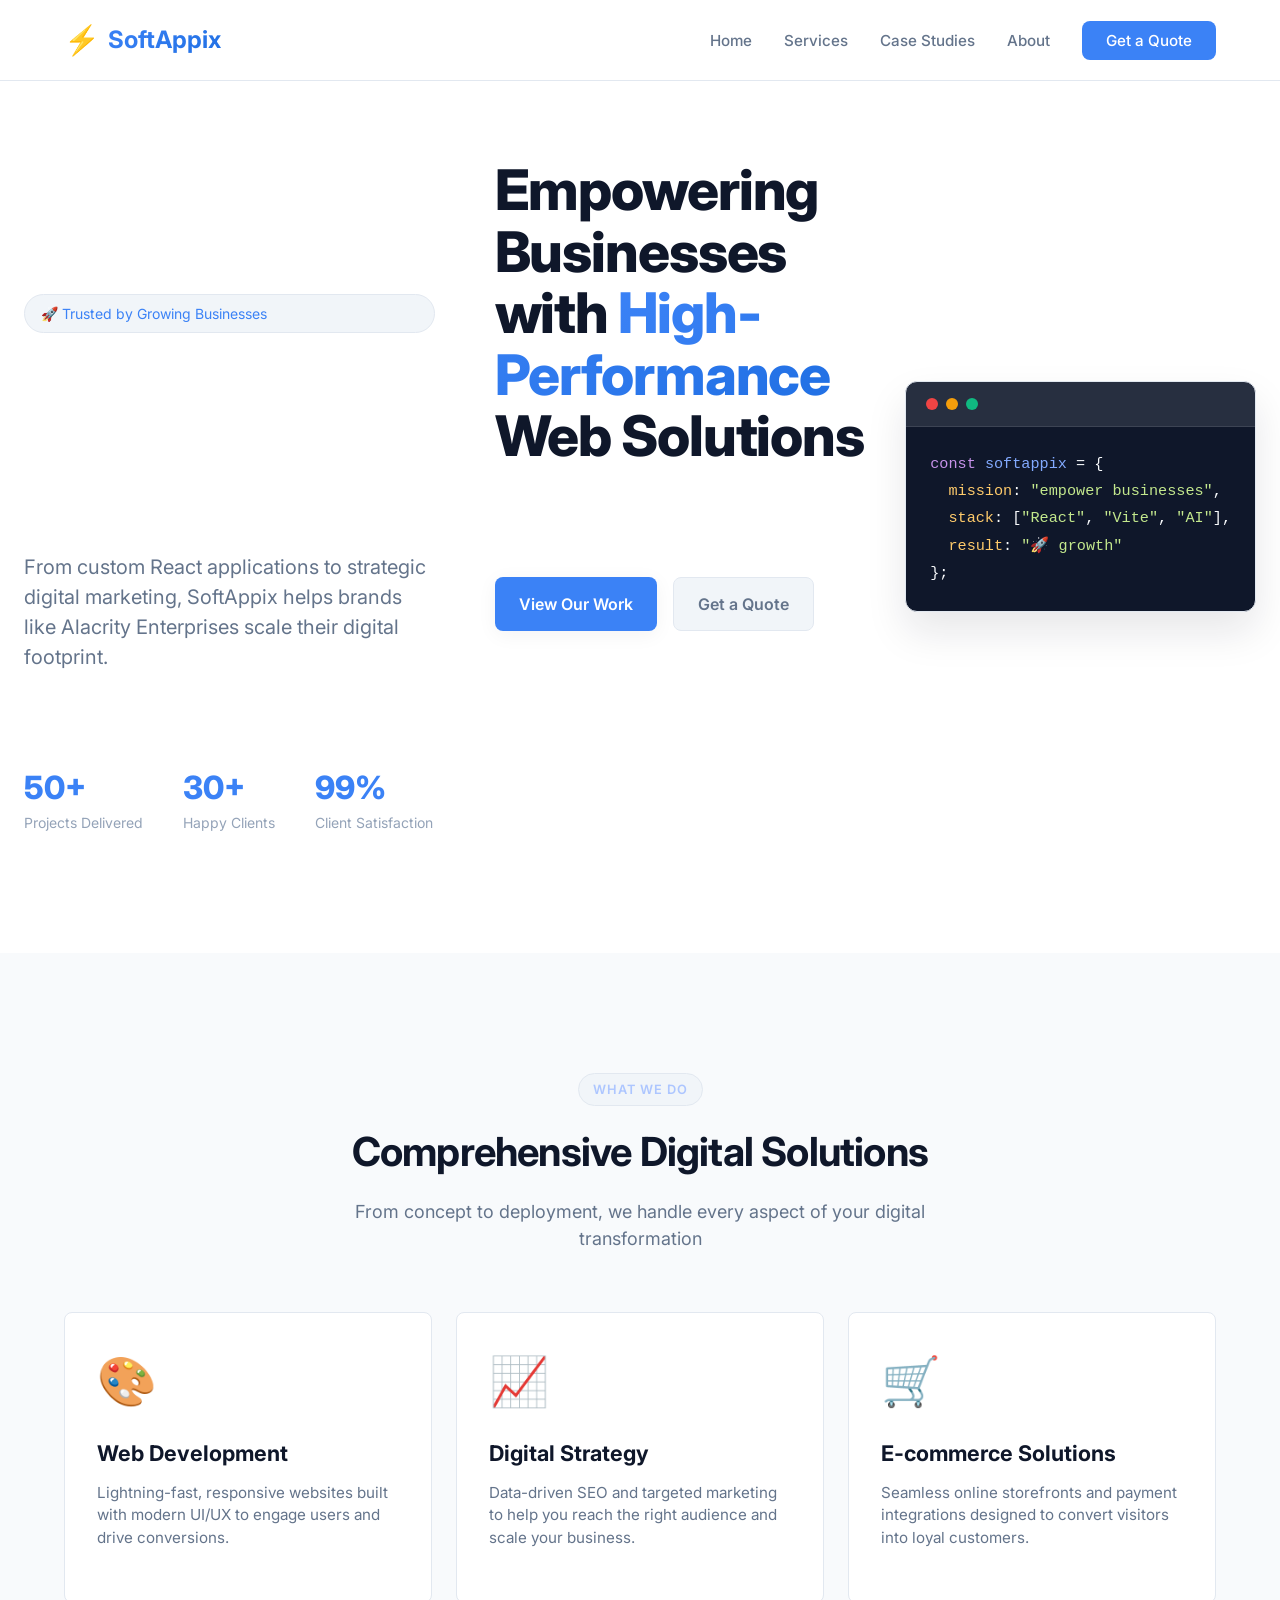
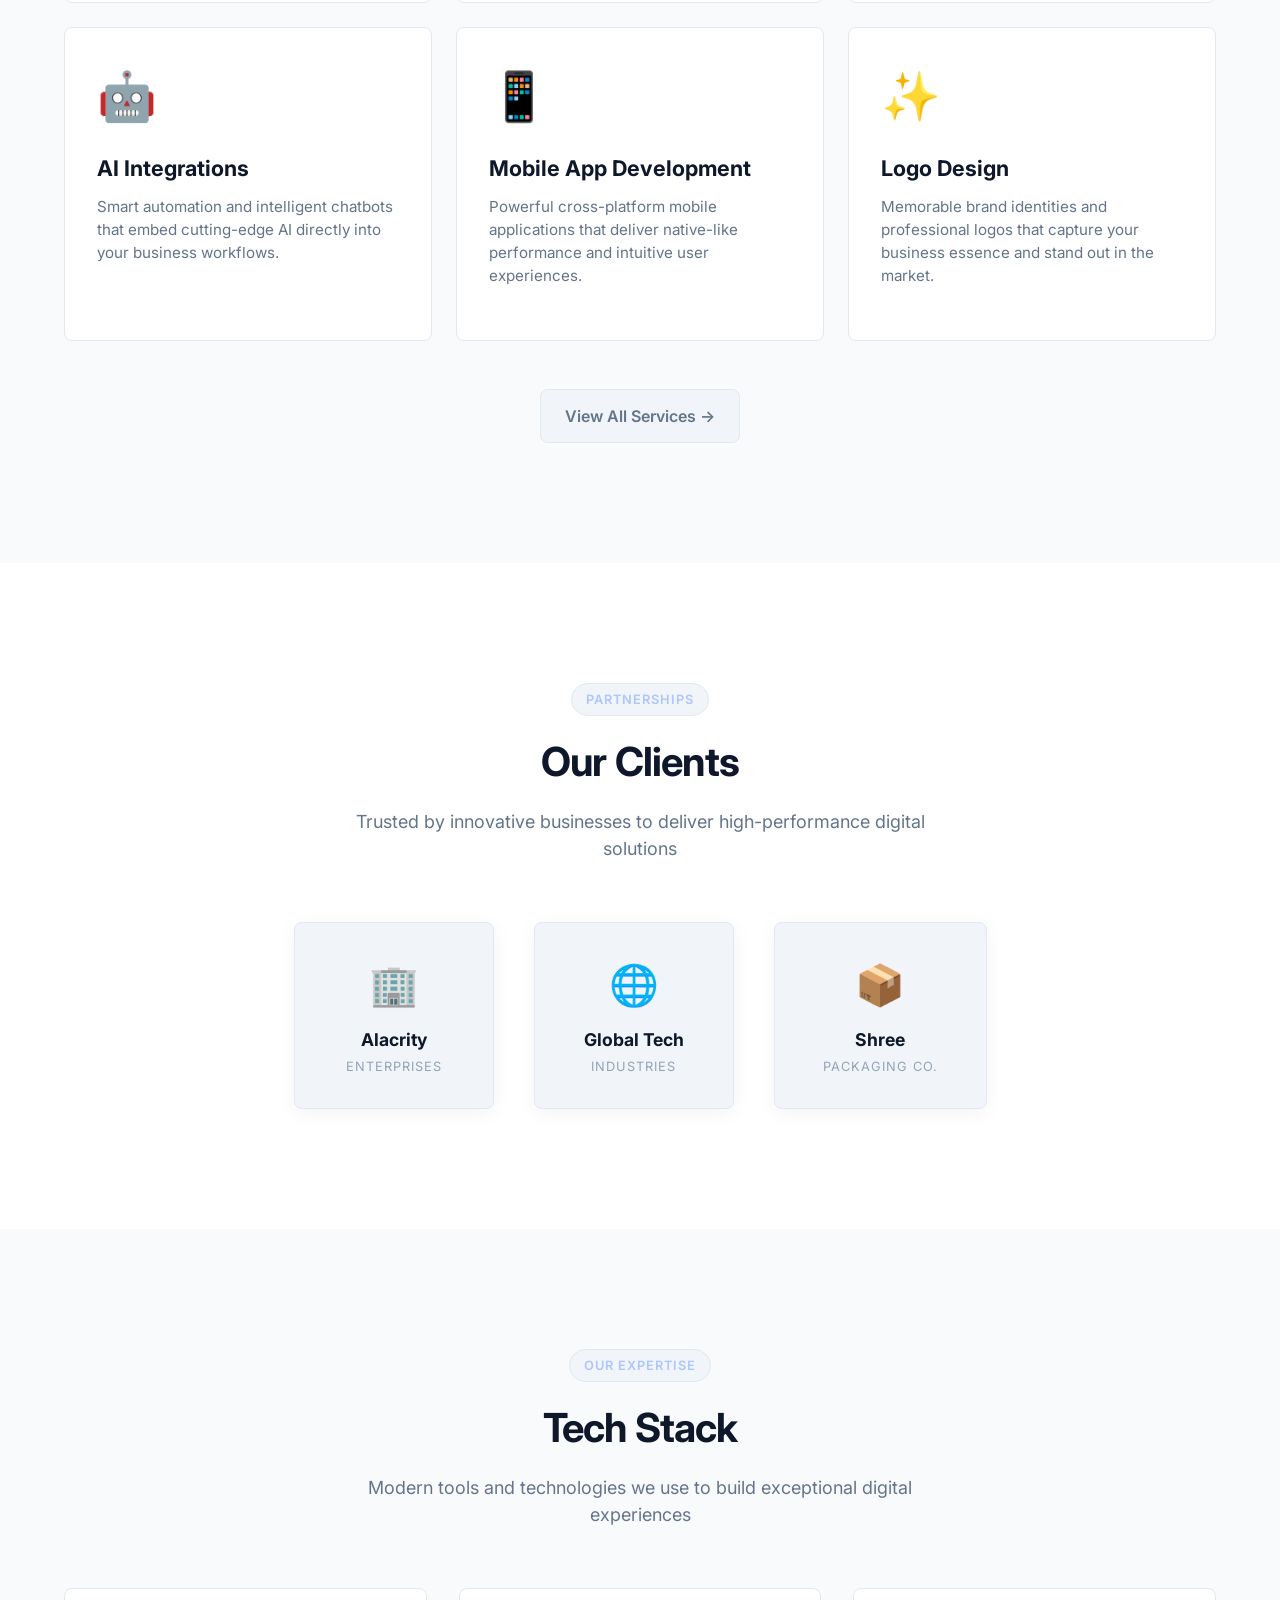
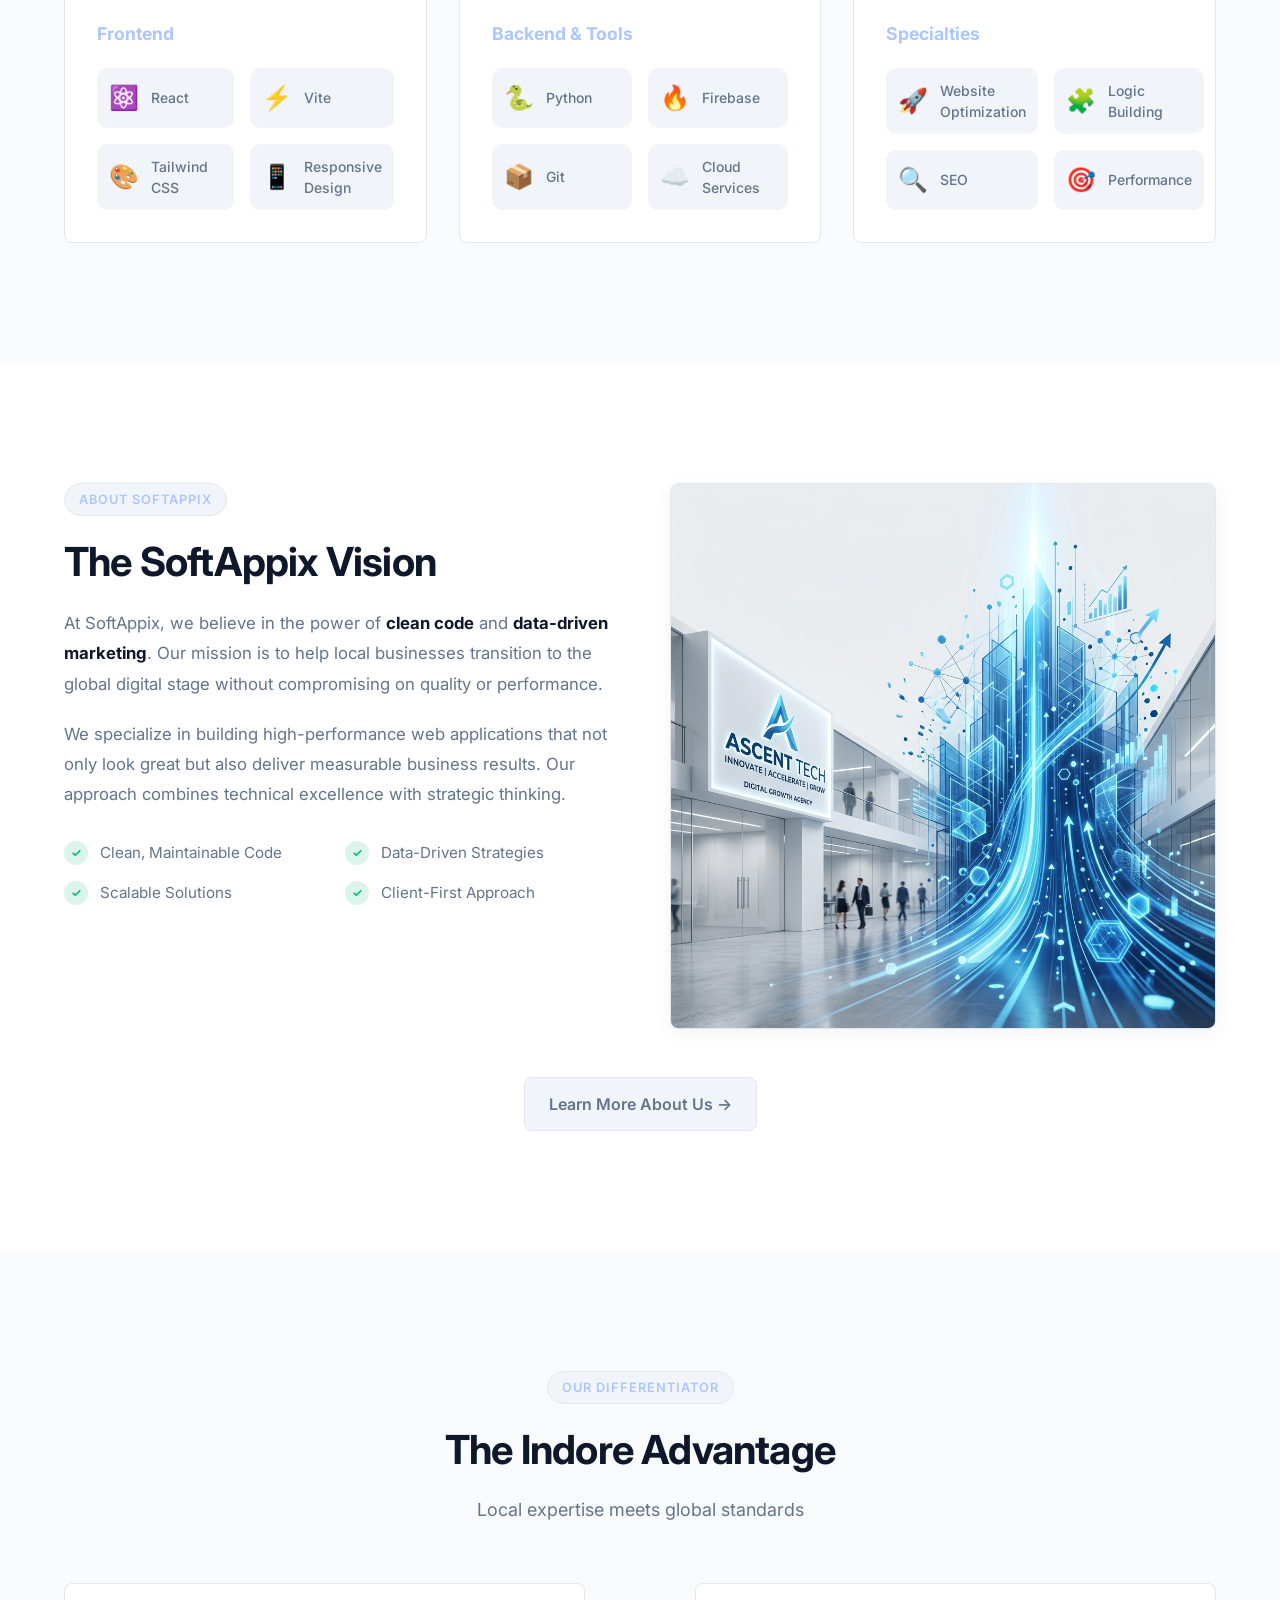
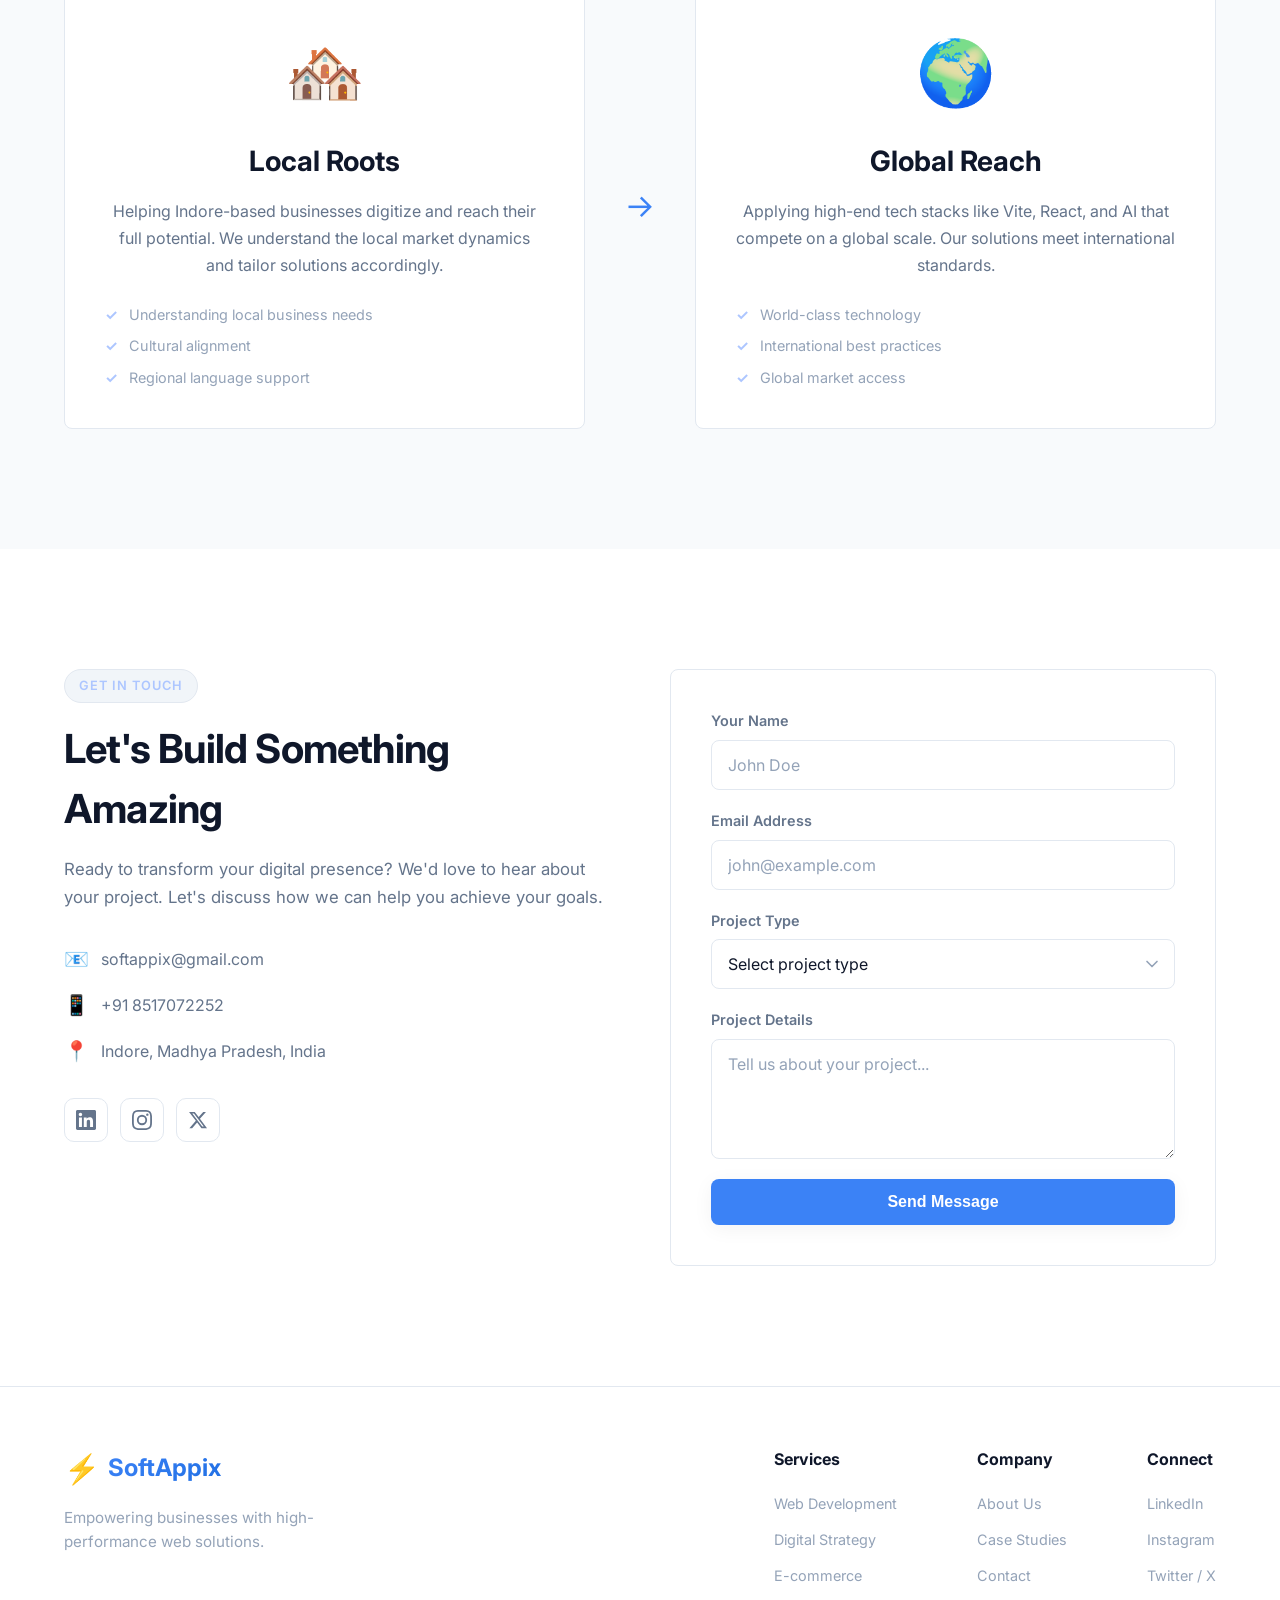
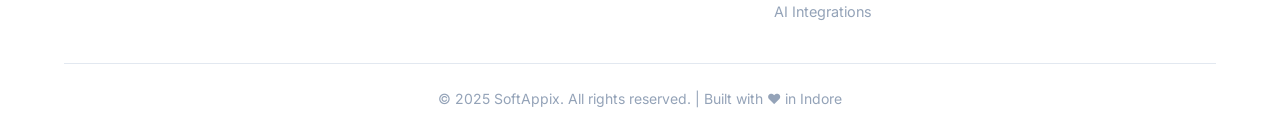
<file: index.html>
<!DOCTYPE html>
<html lang="en">
<head>
    <meta charset="UTF-8">
    <meta name="viewport" content="width=device-width, initial-scale=1.0">
    <title>SoftAppix | High-Performance Web Solutions</title>
    <link rel="preconnect" href="https://fonts.googleapis.com">
    <link rel="preconnect" href="https://fonts.gstatic.com" crossorigin>
    <link href="https://fonts.googleapis.com/css2?family=Inter:wght@300;400;500;600;700;800&display=swap" rel="stylesheet">
    <link rel="stylesheet" href="styles.css">
    <link rel="icon" type="image/svg+xml" href="data:image/svg+xml,<svg xmlns='http://www.w3.org/2000/svg' viewBox='0 0 100 100'><text y='.9em' font-size='90'>🚀</text></svg>">
</head>
<body>
    <!-- Navigation -->
    <nav class="navbar" id="navbar">
        <div class="nav-container">
            <a href="#" class="logo">
                <span class="logo-icon">⚡</span>
                <span class="logo-text">SoftAppix</span>
            </a>
            <button class="mobile-menu-btn" id="mobileMenuBtn" aria-label="Toggle menu">
                <span></span>
                <span></span>
                <span></span>
            </button>
            <ul class="nav-links" id="navLinks">
                <li><a href="index.html">Home</a></li>
                <li><a href="services.html">Services</a></li>
                <li><a href="case-studies.html">Case Studies</a></li>
                <li><a href="about.html">About</a></li>
                <li><a href="#contact" class="nav-cta">Get a Quote</a></li>
            </ul>
        </div>
    </nav>

    <!-- Hero Section -->
    <section class="hero" id="hero">
        <div class="hero-bg"></div>
        <div class="hero-content">
            <div class="hero-badge">🚀 Trusted by Growing Businesses</div>
            <h1 class="hero-headline">
                Empowering Businesses with 
                <span class="highlight">High-Performance</span> 
                Web Solutions
            </h1>
            <p class="hero-subheadline">
                From custom React applications to strategic digital marketing, SoftAppix helps brands like Alacrity Enterprises scale their digital footprint.
            </p>
            <div class="hero-ctas">
                <a href="#case-studies" class="btn btn-primary">View Our Work</a>
                <a href="#contact" class="btn btn-secondary">Get a Quote</a>
            </div>
            <div class="hero-stats">
                <div class="stat">
                    <span class="stat-number">50+</span>
                    <span class="stat-label">Projects Delivered</span>
                </div>
                <div class="stat">
                    <span class="stat-number">30+</span>
                    <span class="stat-label">Happy Clients</span>
                </div>
                <div class="stat">
                    <span class="stat-number">99%</span>
                    <span class="stat-label">Client Satisfaction</span>
                </div>
            </div>
        </div>
        <div class="hero-visual">
            <div class="code-window">
                <div class="window-header">
                    <span class="dot red"></span>
                    <span class="dot yellow"></span>
                    <span class="dot green"></span>
                </div>
                <pre class="code-content"><code><span class="code-keyword">const</span> <span class="code-variable">softappix</span> = {
  <span class="code-property">mission</span>: <span class="code-string">"empower businesses"</span>,
  <span class="code-property">stack</span>: [<span class="code-string">"React"</span>, <span class="code-string">"Vite"</span>, <span class="code-string">"AI"</span>],
  <span class="code-property">result</span>: <span class="code-string">"🚀 growth"</span>
};</code></pre>
            </div>
        </div>
    </section>

    <!-- Services Section -->
    <section class="services" id="services">
        <div class="container">
            <div class="section-header">
                <span class="section-tag">What We Do</span>
                <h2 class="section-title">Comprehensive Digital Solutions</h2>
                <p class="section-subtitle">From concept to deployment, we handle every aspect of your digital transformation</p>
            </div>
            <div class="services-grid">
                <div class="service-card">
                    <div class="service-icon">🎨</div>
                    <h3 class="service-title">Web Development</h3>
                    <p class="service-description">Lightning-fast, responsive websites built with modern UI/UX to engage users and drive conversions.</p>
                </div>
                <div class="service-card">
                    <div class="service-icon">📈</div>
                    <h3 class="service-title">Digital Strategy</h3>
                    <p class="service-description">Data-driven SEO and targeted marketing to help you reach the right audience and scale your business.</p>
                </div>
                <div class="service-card">
                    <div class="service-icon">🛒</div>
                    <h3 class="service-title">E-commerce Solutions</h3>
                    <p class="service-description">Seamless online storefronts and payment integrations designed to convert visitors into loyal customers.</p>
                </div>
                <div class="service-card">
                    <div class="service-icon">🤖</div>
                    <h3 class="service-title">AI Integrations</h3>
                    <p class="service-description">Smart automation and intelligent chatbots that embed cutting-edge AI directly into your business workflows.</p>
                </div>
                <div class="service-card">
                    <div class="service-icon">📱</div>
                    <h3 class="service-title">Mobile App Development</h3>
                    <p class="service-description">Powerful cross-platform mobile applications that deliver native-like performance and intuitive user experiences.</p>
                </div>
                <div class="service-card">
                    <div class="service-icon">✨</div>
                    <h3 class="service-title">Logo Design</h3>
                    <p class="service-description">Memorable brand identities and professional logos that capture your business essence and stand out in the market.</p>
                </div>
            </div>
            <div style="text-align:center; margin-top:48px;">
                <a href="services.html" class="btn btn-secondary">View All Services →</a>
            </div>
        </div>
    </section>

    <!-- Our Clients Section -->
    <section class="our-clients" id="our-clients">
        <div class="container">
            <div class="section-header">
                <span class="section-tag">Partnerships</span>
                <h2 class="section-title">Our Clients</h2>
                <p class="section-subtitle">Trusted by innovative businesses to deliver high-performance digital solutions</p>
            </div>
            <div class="clients-grid">
                <!-- Client 1 -->
                <div class="client-logo">
                    <span class="client-icon">🏢</span>
                    <span class="client-name">Alacrity</span>
                    <span class="client-suffix">Enterprises</span>
                </div>
                <!-- Client 2 -->
                <div class="client-logo">
                    <span class="client-icon">🌐</span>
                    <span class="client-name">Global Tech</span>
                    <span class="client-suffix">Industries</span>
                </div>
                <!-- Client 3 -->
                <div class="client-logo">
                    <span class="client-icon">📦</span>
                    <span class="client-name">Shree</span>
                    <span class="client-suffix">Packaging Co.</span>
                </div>
            </div>
        </div>
    </section>

    <!-- Tech Stack Section -->
    <section class="tech-stack" id="tech-stack">
        <div class="container">
            <div class="section-header">
                <span class="section-tag">Our Expertise</span>
                <h2 class="section-title">Tech Stack</h2>
                <p class="section-subtitle">Modern tools and technologies we use to build exceptional digital experiences</p>
            </div>
            <div class="tech-grid">
                <div class="tech-category">
                    <h3 class="tech-category-title">Frontend</h3>
                    <div class="tech-items">
                        <div class="tech-item">
                            <span class="tech-icon">⚛️</span>
                            <span class="tech-name">React</span>
                        </div>
                        <div class="tech-item">
                            <span class="tech-icon">⚡</span>
                            <span class="tech-name">Vite</span>
                        </div>
                        <div class="tech-item">
                            <span class="tech-icon">🎨</span>
                            <span class="tech-name">Tailwind CSS</span>
                        </div>
                        <div class="tech-item">
                            <span class="tech-icon">📱</span>
                            <span class="tech-name">Responsive Design</span>
                        </div>
                    </div>
                </div>
                <div class="tech-category">
                    <h3 class="tech-category-title">Backend & Tools</h3>
                    <div class="tech-items">
                        <div class="tech-item">
                            <span class="tech-icon">🐍</span>
                            <span class="tech-name">Python</span>
                        </div>
                        <div class="tech-item">
                            <span class="tech-icon">🔥</span>
                            <span class="tech-name">Firebase</span>
                        </div>
                        <div class="tech-item">
                            <span class="tech-icon">📦</span>
                            <span class="tech-name">Git</span>
                        </div>
                        <div class="tech-item">
                            <span class="tech-icon">☁️</span>
                            <span class="tech-name">Cloud Services</span>
                        </div>
                    </div>
                </div>
                <div class="tech-category">
                    <h3 class="tech-category-title">Specialties</h3>
                    <div class="tech-items">
                        <div class="tech-item">
                            <span class="tech-icon">🚀</span>
                            <span class="tech-name">Website Optimization</span>
                        </div>
                        <div class="tech-item">
                            <span class="tech-icon">🧩</span>
                            <span class="tech-name">Logic Building</span>
                        </div>
                        <div class="tech-item">
                            <span class="tech-icon">🔍</span>
                            <span class="tech-name">SEO</span>
                        </div>
                        <div class="tech-item">
                            <span class="tech-icon">🎯</span>
                            <span class="tech-name">Performance</span>
                        </div>
                    </div>
                </div>
            </div>
        </div>
    </section>

    <!-- About Section -->
    <section class="about" id="about">
        <div class="container">
            <div class="about-content">
                <div class="about-text">
                    <span class="section-tag">About SoftAppix</span>
                    <h2 class="section-title">The SoftAppix Vision</h2>
                    <p class="about-description">
                        At SoftAppix, we believe in the power of <strong>clean code</strong> and <strong>data-driven marketing</strong>. Our mission is to help local businesses transition to the global digital stage without compromising on quality or performance.
                    </p>
                    <p class="about-description">
                        We specialize in building high-performance web applications that not only look great but also deliver measurable business results. Our approach combines technical excellence with strategic thinking.
                    </p>
                    <div class="about-features">
                        <div class="about-feature">
                            <span class="feature-icon">✓</span>
                            <span>Clean, Maintainable Code</span>
                        </div>
                        <div class="about-feature">
                            <span class="feature-icon">✓</span>
                            <span>Data-Driven Strategies</span>
                        </div>
                        <div class="about-feature">
                            <span class="feature-icon">✓</span>
                            <span>Scalable Solutions</span>
                        </div>
                        <div class="about-feature">
                            <span class="feature-icon">✓</span>
                            <span>Client-First Approach</span>
                        </div>
                    </div>
                </div>
                <div class="about-visual">
                    <img src="about-visual.png" alt="Abstract modern digital tech growth" class="about-image" />
                </div>
            </div>
            <div style="text-align:center; margin-top:48px;">
                <a href="about.html" class="btn btn-secondary">Learn More About Us →</a>
            </div>
        </div>
    </section>

    <!-- Local Roots Section -->
    <section class="local-roots" id="local-roots">
        <div class="container">
            <div class="section-header">
                <span class="section-tag">Our Differentiator</span>
                <h2 class="section-title">The Indore Advantage</h2>
                <p class="section-subtitle">Local expertise meets global standards</p>
            </div>
            <div class="local-grid">
                <div class="local-card">
                    <div class="local-icon">🏘️</div>
                    <h3>Local Roots</h3>
                    <p>Helping Indore-based businesses digitize and reach their full potential. We understand the local market dynamics and tailor solutions accordingly.</p>
                    <ul class="local-highlights">
                        <li>Understanding local business needs</li>
                        <li>Cultural alignment</li>
                        <li>Regional language support</li>
                    </ul>
                </div>
                <div class="local-divider">
                    <span>→</span>
                </div>
                <div class="local-card">
                    <div class="local-icon">🌍</div>
                    <h3>Global Reach</h3>
                    <p>Applying high-end tech stacks like Vite, React, and AI that compete on a global scale. Our solutions meet international standards.</p>
                    <ul class="local-highlights">
                        <li>World-class technology</li>
                        <li>International best practices</li>
                        <li>Global market access</li>
                    </ul>
                </div>
            </div>
        </div>
    </section>

    <!-- Contact Section -->
    <section class="contact" id="contact">
        <div class="container">
            <div class="contact-wrapper">
                <div class="contact-info">
                    <span class="section-tag">Get In Touch</span>
                    <h2 class="section-title">Let's Build Something Amazing</h2>
                    <p class="contact-description">Ready to transform your digital presence? We'd love to hear about your project. Let's discuss how we can help you achieve your goals.</p>
                    <div class="contact-details">
                        <div class="contact-item">
                            <span class="contact-icon">📧</span>
                            <span>softappix@gmail.com</span>
                        </div>
                        <div class="contact-item">
                            <span class="contact-icon">📱</span>
                            <span>+91 8517072252</span>
                        </div>
                        <div class="contact-item">
                            <span class="contact-icon">📍</span>
                            <span>Indore, Madhya Pradesh, India</span>
                        </div>
                    </div>
                    <div class="social-links">
                        <a href="#" class="social-link" aria-label="LinkedIn">
                            <svg viewBox="0 0 24 24" fill="currentColor"><path d="M20.447 20.452h-3.554v-5.569c0-1.328-.027-3.037-1.852-3.037-1.853 0-2.136 1.445-2.136 2.939v5.667H9.351V9h3.414v1.561h.046c.477-.9 1.637-1.85 3.37-1.85 3.601 0 4.267 2.37 4.267 5.455v6.286zM5.337 7.433c-1.144 0-2.063-.926-2.063-2.065 0-1.138.92-2.063 2.063-2.063 1.14 0 2.064.925 2.064 2.063 0 1.139-.925 2.065-2.064 2.065zm1.782 13.019H3.555V9h3.564v11.452zM22.225 0H1.771C.792 0 0 .774 0 1.729v20.542C0 23.227.792 24 1.771 24h20.451C23.2 24 24 23.227 24 22.271V1.729C24 .774 23.2 0 22.222 0h.003z"/></svg>
                        </a>
                        <a href="#" class="social-link" aria-label="Instagram">
                            <svg viewBox="0 0 24 24" fill="currentColor"><path d="M12 2.163c3.204 0 3.584.012 4.85.07 3.252.148 4.771 1.691 4.919 4.919.058 1.265.069 1.645.069 4.849 0 3.205-.012 3.584-.069 4.849-.149 3.225-1.664 4.771-4.919 4.919-1.266.058-1.644.07-4.85.07-3.204 0-3.584-.012-4.849-.07-3.26-.149-4.771-1.699-4.919-4.92-.058-1.265-.07-1.644-.07-4.849 0-3.204.013-3.583.07-4.849.149-3.227 1.664-4.771 4.919-4.919 1.266-.057 1.645-.069 4.849-.069zM12 0C8.741 0 8.333.014 7.053.072 2.695.272.273 2.69.073 7.052.014 8.333 0 8.741 0 12c0 3.259.014 3.668.072 4.948.2 4.358 2.618 6.78 6.98 6.98C8.333 23.986 8.741 24 12 24c3.259 0 3.668-.014 4.948-.072 4.354-.2 6.782-2.618 6.979-6.98.059-1.28.073-1.689.073-4.948 0-3.259-.014-3.667-.072-4.947-.196-4.354-2.617-6.78-6.979-6.98C15.668.014 15.259 0 12 0zm0 5.838a6.162 6.162 0 100 12.324 6.162 6.162 0 000-12.324zM12 16a4 4 0 110-8 4 4 0 010 8zm6.406-11.845a1.44 1.44 0 100 2.881 1.44 1.44 0 000-2.881z"/></svg>
                        </a>
                        <a href="#" class="social-link" aria-label="Twitter">
                            <svg viewBox="0 0 24 24" fill="currentColor"><path d="M18.244 2.25h3.308l-7.227 8.26 8.502 11.24H16.17l-5.214-6.817L4.99 21.75H1.68l7.73-8.835L1.254 2.25H8.08l4.713 6.231zm-1.161 17.52h1.833L7.084 4.126H5.117z"/></svg>
                        </a>
                    </div>
                </div>
                <div class="contact-form-wrapper">
<form class="contact-form" id="contactForm" name="contact" action="https://formsubmit.co/softappix@gmail.com" method="POST">
                        <div class="form-group">
                            <label for="name">Your Name</label>
                            <input type="text" id="name" name="name" placeholder="John Doe" required>
                        </div>
                        <div class="form-group">
                            <label for="email">Email Address</label>
                            <input type="email" id="email" name="email" placeholder="john@example.com" required>
                        </div>
                        <div class="form-group">
                            <label for="projectType">Project Type</label>
                            <select id="projectType" name="projectType" required>
                                <option value="" disabled selected>Select project type</option>
                                <option value="web-development">Web Development</option>
                                <option value="digital-strategy">Digital Strategy</option>
                                <option value="ecommerce">E-commerce</option>
                                <option value="ai-integration">AI Integration</option>
                                <option value="other">Other</option>
                            </select>
                        </div>
                        <div class="form-group">
                            <label for="message">Project Details</label>
                            <textarea id="message" name="message" rows="4" placeholder="Tell us about your project..." required></textarea>
                        </div>
                        <button type="submit" class="btn btn-primary btn-full">Send Message</button>
                    </form>
                </div>
            </div>
        </div>
    </section>

    <!-- Footer -->
    <footer class="footer">
        <div class="container">
            <div class="footer-content">
                <div class="footer-brand">
                    <a href="#" class="logo">
                        <span class="logo-icon">⚡</span>
                        <span class="logo-text">SoftAppix</span>
                    </a>
                    <p class="footer-tagline">Empowering businesses with high-performance web solutions.</p>
                </div>
                <div class="footer-links">
                    <div class="footer-column">
                        <h4>Services</h4>
                        <ul>
                            <li><a href="services.html#web-development">Web Development</a></li>
                            <li><a href="services.html#digital-strategy">Digital Strategy</a></li>
                            <li><a href="services.html#ecommerce">E-commerce</a></li>
                            <li><a href="services.html#ai-integrations">AI Integrations</a></li>
                        </ul>
                    </div>
                    <div class="footer-column">
                        <h4>Company</h4>
                        <ul>
                            <li><a href="about.html">About Us</a></li>
                            <li><a href="case-studies.html">Case Studies</a></li>
                            <li><a href="#contact">Contact</a></li>
                        </ul>
                    </div>
                    <div class="footer-column">
                        <h4>Connect</h4>
                        <ul>
                            <li><a href="#">LinkedIn</a></li>
                            <li><a href="#">Instagram</a></li>
                            <li><a href="#">Twitter / X</a></li>
                        </ul>
                    </div>
                </div>
            </div>
            <div class="footer-bottom">
                <p>&copy; 2025 SoftAppix. All rights reserved. | Built with ❤️ in Indore</p>
            </div>
        </div>
    </footer>

    <script src="script.js"></script>
</body>
</html>
</file>
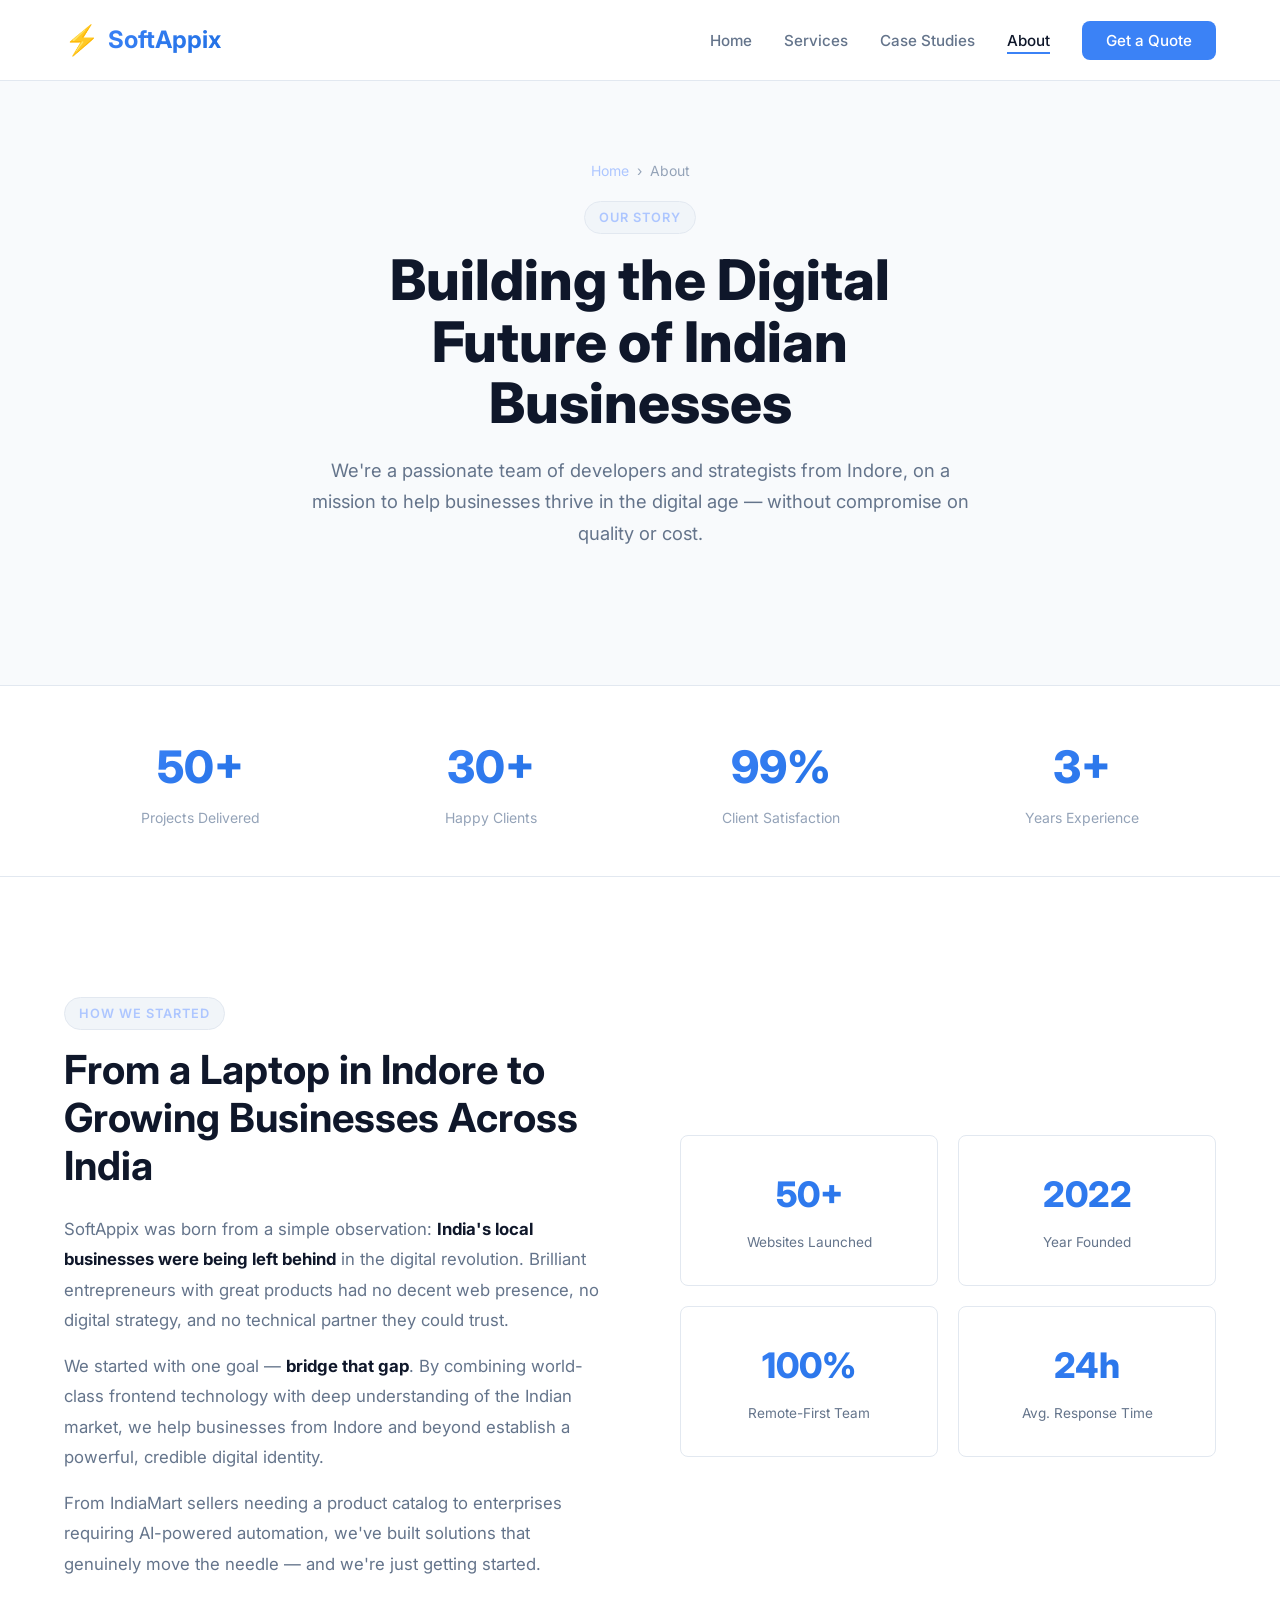
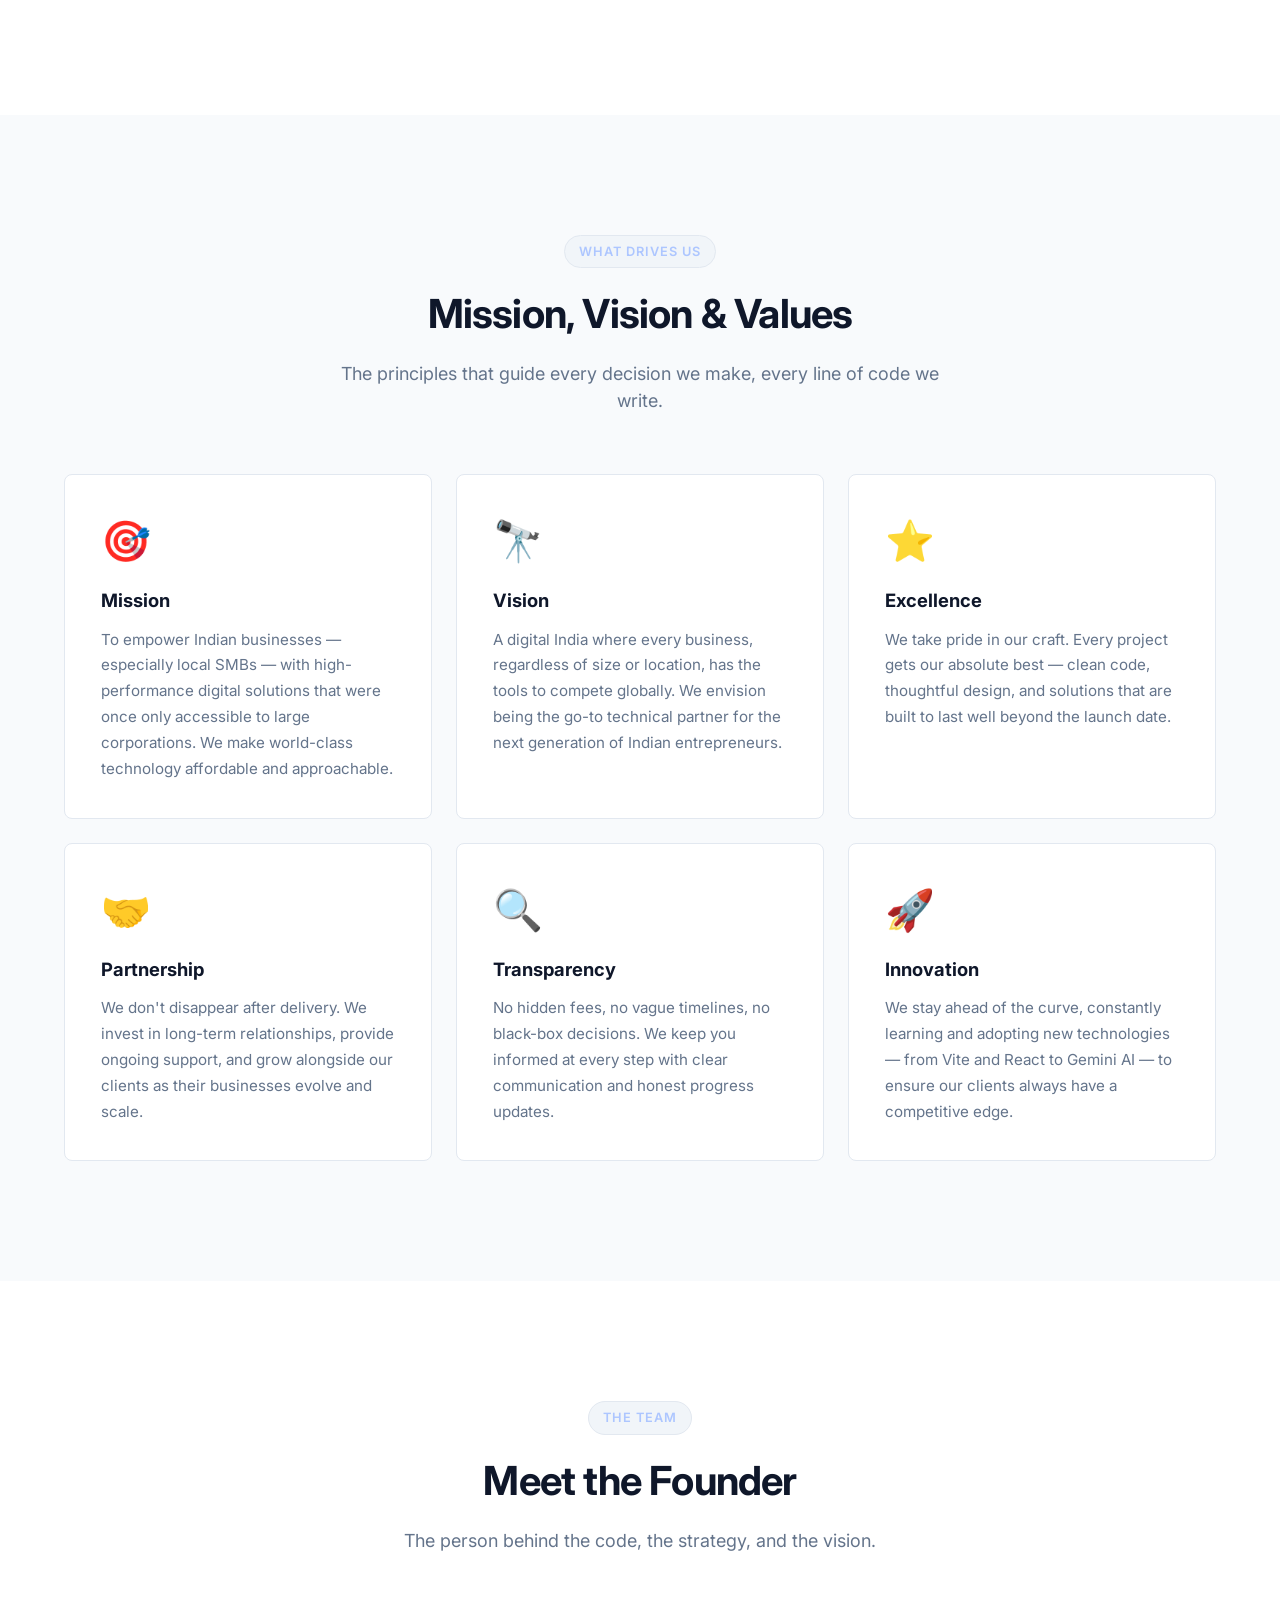
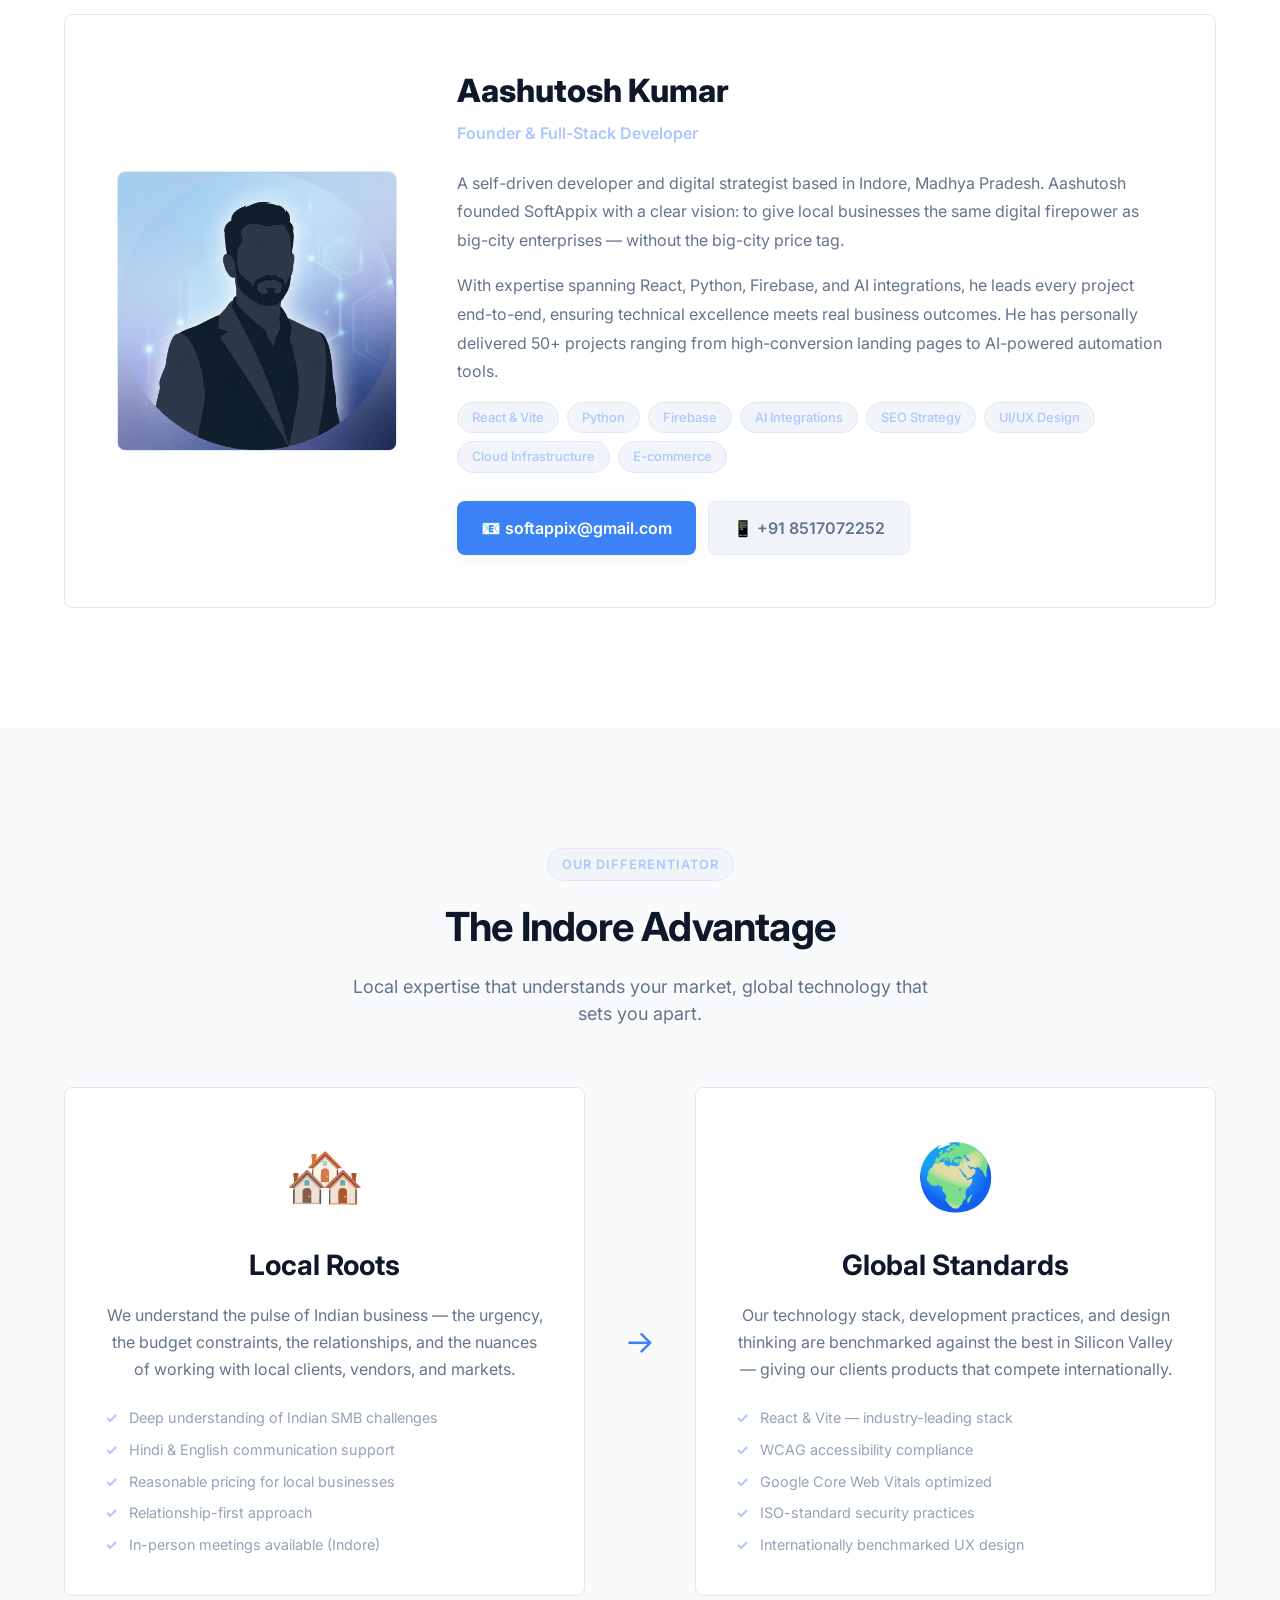
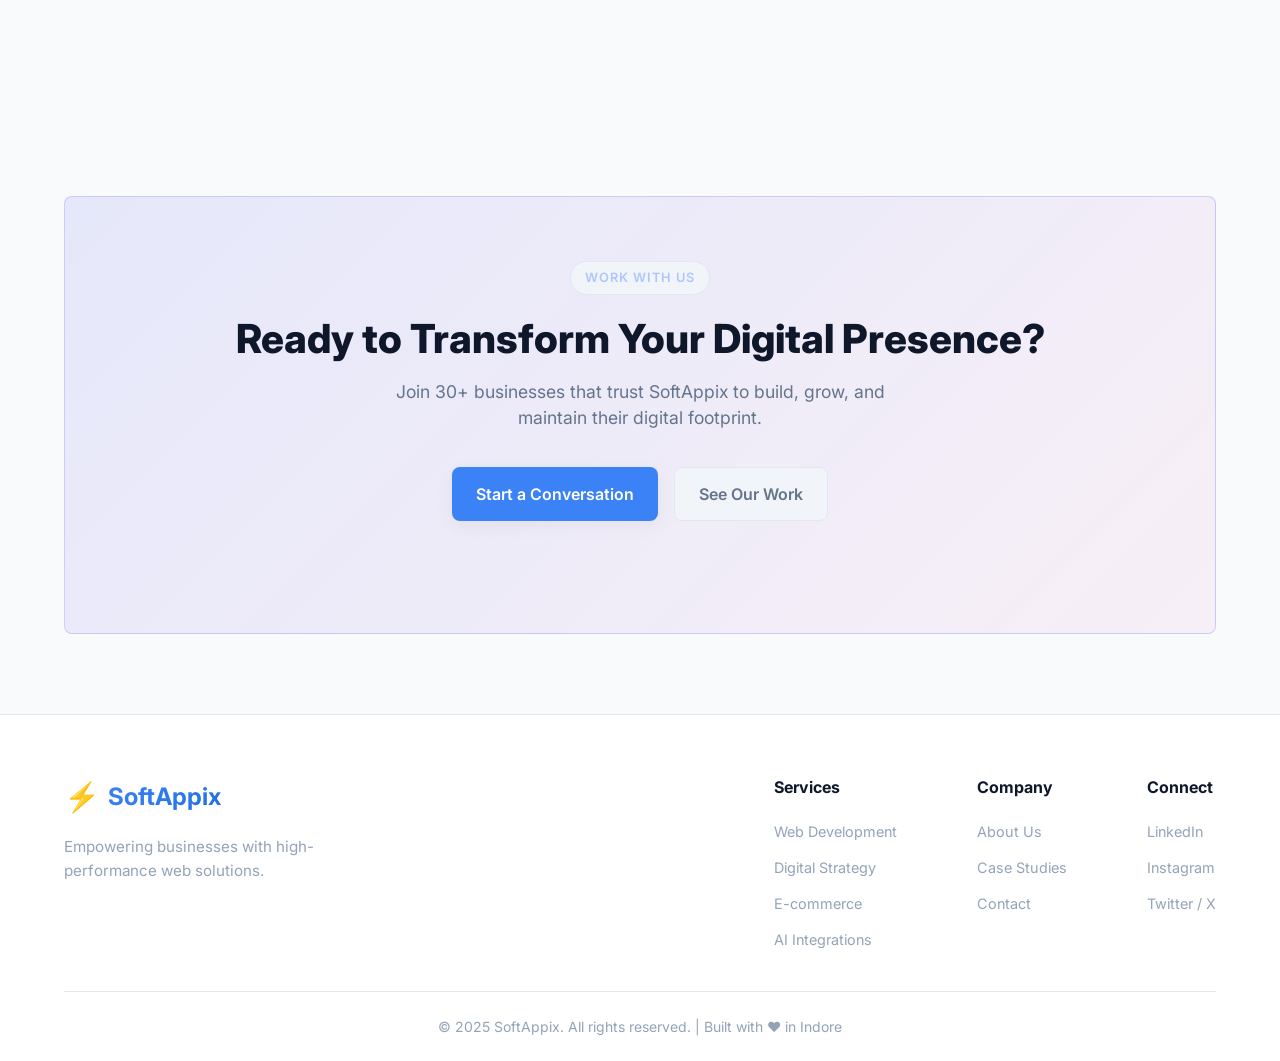
<file: about.html>
<!DOCTYPE html>
<html lang="en">
<head>
    <meta charset="UTF-8">
    <meta name="viewport" content="width=device-width, initial-scale=1.0">
    <title>About | SoftAppix – Our Story, Vision & Team</title>
    <meta name="description" content="Learn about SoftAppix — our founding story, mission, values, and the team behind your digital transformation. Based in Indore, serving businesses globally.">
    <link rel="preconnect" href="https://fonts.googleapis.com">
    <link rel="preconnect" href="https://fonts.gstatic.com" crossorigin>
    <link href="https://fonts.googleapis.com/css2?family=Inter:wght@300;400;500;600;700;800&display=swap" rel="stylesheet">
    <link rel="stylesheet" href="styles.css">
    <link rel="icon" type="image/svg+xml" href="data:image/svg+xml,<svg xmlns='http://www.w3.org/2000/svg' viewBox='0 0 100 100'><text y='.9em' font-size='90'>🚀</text></svg>">
</head>
<body>

    <!-- Navigation -->
    <nav class="navbar" id="navbar">
        <div class="nav-container">
            <a href="index.html" class="logo">
                <span class="logo-icon">⚡</span>
                <span class="logo-text">SoftAppix</span>
            </a>
            <button class="mobile-menu-btn" id="mobileMenuBtn" aria-label="Toggle menu">
                <span></span><span></span><span></span>
            </button>
            <ul class="nav-links" id="navLinks">
                <li><a href="index.html">Home</a></li>
                <li><a href="services.html">Services</a></li>
                <li><a href="case-studies.html">Case Studies</a></li>
                <li><a href="about.html" class="active-page">About</a></li>
                <li><a href="index.html#contact" class="nav-cta">Get a Quote</a></li>
            </ul>
        </div>
    </nav>

    <!-- Page Hero -->
    <section class="page-hero">
        <div class="page-hero-bg"></div>
        <div class="page-hero-content container">
            <div class="breadcrumb">
                <a href="index.html">Home</a>
                <span class="breadcrumb-sep">›</span>
                <span>About</span>
            </div>
            <span class="section-tag">Our Story</span>
            <h1>Building the <span class="highlight">Digital Future</span> of Indian Businesses</h1>
            <p>We're a passionate team of developers and strategists from Indore, on a mission to help businesses thrive in the digital age — without compromise on quality or cost.</p>
        </div>
    </section>

    <!-- Stats Banner -->
    <div class="stats-banner">
        <div class="container">
            <div class="stat-item">
                <span class="stat-number">50+</span>
                <div class="stat-label">Projects Delivered</div>
            </div>
            <div class="stat-item">
                <span class="stat-number">30+</span>
                <div class="stat-label">Happy Clients</div>
            </div>
            <div class="stat-item">
                <span class="stat-number">99%</span>
                <div class="stat-label">Client Satisfaction</div>
            </div>
            <div class="stat-item">
                <span class="stat-number">3+</span>
                <div class="stat-label">Years Experience</div>
            </div>
        </div>
    </div>

    <!-- Our Story -->
    <section class="story-section">
        <div class="container">
            <div class="story-grid">
                <div class="story-text">
                    <span class="section-tag">How We Started</span>
                    <h2>From a Laptop in Indore to <span class="highlight">Growing Businesses</span> Across India</h2>
                    <p>SoftAppix was born from a simple observation: <strong>India's local businesses were being left behind</strong> in the digital revolution. Brilliant entrepreneurs with great products had no decent web presence, no digital strategy, and no technical partner they could trust.</p>
                    <p>We started with one goal — <strong>bridge that gap</strong>. By combining world-class frontend technology with deep understanding of the Indian market, we help businesses from Indore and beyond establish a powerful, credible digital identity.</p>
                    <p>From IndiaMart sellers needing a product catalog to enterprises requiring AI-powered automation, we've built solutions that genuinely move the needle — and we're just getting started.</p>
                </div>
                <div class="story-visual">
                    <div class="story-stat-card">
                        <span class="number">50+</span>
                        <span class="label">Websites Launched</span>
                    </div>
                    <div class="story-stat-card">
                        <span class="number">2022</span>
                        <span class="label">Year Founded</span>
                    </div>
                    <div class="story-stat-card">
                        <span class="number">100%</span>
                        <span class="label">Remote-First Team</span>
                    </div>
                    <div class="story-stat-card">
                        <span class="number">24h</span>
                        <span class="label">Avg. Response Time</span>
                    </div>
                </div>
            </div>
        </div>
    </section>

    <!-- Mission Vision Values -->
    <section class="values-section">
        <div class="container">
            <div class="section-header">
                <span class="section-tag">What Drives Us</span>
                <h2 class="section-title">Mission, Vision & Values</h2>
                <p class="section-subtitle">The principles that guide every decision we make, every line of code we write.</p>
            </div>
            <div class="values-grid">
                <div class="value-card" style="grid-column: span 1;">
                    <span class="value-emoji">🎯</span>
                    <h3>Mission</h3>
                    <p>To empower Indian businesses — especially local SMBs — with high-performance digital solutions that were once only accessible to large corporations. We make world-class technology affordable and approachable.</p>
                </div>
                <div class="value-card">
                    <span class="value-emoji">🔭</span>
                    <h3>Vision</h3>
                    <p>A digital India where every business, regardless of size or location, has the tools to compete globally. We envision being the go-to technical partner for the next generation of Indian entrepreneurs.</p>
                </div>
                <div class="value-card">
                    <span class="value-emoji">⭐</span>
                    <h3>Excellence</h3>
                    <p>We take pride in our craft. Every project gets our absolute best — clean code, thoughtful design, and solutions that are built to last well beyond the launch date.</p>
                </div>
                <div class="value-card">
                    <span class="value-emoji">🤝</span>
                    <h3>Partnership</h3>
                    <p>We don't disappear after delivery. We invest in long-term relationships, provide ongoing support, and grow alongside our clients as their businesses evolve and scale.</p>
                </div>
                <div class="value-card">
                    <span class="value-emoji">🔍</span>
                    <h3>Transparency</h3>
                    <p>No hidden fees, no vague timelines, no black-box decisions. We keep you informed at every step with clear communication and honest progress updates.</p>
                </div>
                <div class="value-card">
                    <span class="value-emoji">🚀</span>
                    <h3>Innovation</h3>
                    <p>We stay ahead of the curve, constantly learning and adopting new technologies — from Vite and React to Gemini AI — to ensure our clients always have a competitive edge.</p>
                </div>
            </div>
        </div>
    </section>

    <!-- Founder Section -->
    <section class="team-section">
        <div class="container">
            <div class="section-header">
                <span class="section-tag">The Team</span>
                <h2 class="section-title">Meet the Founder</h2>
                <p class="section-subtitle">The person behind the code, the strategy, and the vision.</p>
            </div>
            <div class="founder-card">
                <div class="founder-avatar">
                    <img src="founder-placeholder.png" alt="Aashutosh Kumar - Founder" />
                </div>
                <div class="founder-info">
                    <h2 class="founder-name">Aashutosh Kumar</h2>
                    <p class="founder-role">Founder & Full-Stack Developer</p>
                    <p class="founder-bio">A self-driven developer and digital strategist based in Indore, Madhya Pradesh. Aashutosh founded SoftAppix with a clear vision: to give local businesses the same digital firepower as big-city enterprises — without the big-city price tag.</p>
                    <p class="founder-bio">With expertise spanning React, Python, Firebase, and AI integrations, he leads every project end-to-end, ensuring technical excellence meets real business outcomes. He has personally delivered 50+ projects ranging from high-conversion landing pages to AI-powered automation tools.</p>
                    <div class="founder-tags">
                        <span class="founder-tag">React & Vite</span>
                        <span class="founder-tag">Python</span>
                        <span class="founder-tag">Firebase</span>
                        <span class="founder-tag">AI Integrations</span>
                        <span class="founder-tag">SEO Strategy</span>
                        <span class="founder-tag">UI/UX Design</span>
                        <span class="founder-tag">Cloud Infrastructure</span>
                        <span class="founder-tag">E-commerce</span>
                    </div>
                    <div style="display:flex; gap:12px; margin-top:28px;">
                        <a href="mailto:softappix@gmail.com" class="btn btn-primary">📧 softappix@gmail.com</a>
                        <a href="tel:+918517072252" class="btn btn-secondary">📱 +91 8517072252</a>
                    </div>
                </div>
            </div>
        </div>
    </section>

    <!-- Indore Advantage -->
    <section class="local-roots" id="indore-advantage">
        <div class="container">
            <div class="section-header">
                <span class="section-tag">Our Differentiator</span>
                <h2 class="section-title">The Indore Advantage</h2>
                <p class="section-subtitle">Local expertise that understands your market, global technology that sets you apart.</p>
            </div>
            <div class="local-grid">
                <div class="local-card">
                    <div class="local-icon">🏘️</div>
                    <h3>Local Roots</h3>
                    <p>We understand the pulse of Indian business — the urgency, the budget constraints, the relationships, and the nuances of working with local clients, vendors, and markets.</p>
                    <ul class="local-highlights">
                        <li>Deep understanding of Indian SMB challenges</li>
                        <li>Hindi & English communication support</li>
                        <li>Reasonable pricing for local businesses</li>
                        <li>Relationship-first approach</li>
                        <li>In-person meetings available (Indore)</li>
                    </ul>
                </div>
                <div class="local-divider"><span>→</span></div>
                <div class="local-card">
                    <div class="local-icon">🌍</div>
                    <h3>Global Standards</h3>
                    <p>Our technology stack, development practices, and design thinking are benchmarked against the best in Silicon Valley — giving our clients products that compete internationally.</p>
                    <ul class="local-highlights">
                        <li>React & Vite — industry-leading stack</li>
                        <li>WCAG accessibility compliance</li>
                        <li>Google Core Web Vitals optimized</li>
                        <li>ISO-standard security practices</li>
                        <li>Internationally benchmarked UX design</li>
                    </ul>
                </div>
            </div>
        </div>
    </section>

    <!-- CTA -->
    <section class="cta-banner">
        <div class="container">
            <div class="cta-banner-inner">
                <span class="section-tag">Work With Us</span>
                <h2>Ready to Transform Your <span class="highlight">Digital Presence?</span></h2>
                <p>Join 30+ businesses that trust SoftAppix to build, grow, and maintain their digital footprint.</p>
                <div class="hero-ctas">
                    <a href="index.html#contact" class="btn btn-primary">Start a Conversation</a>
                    <a href="case-studies.html" class="btn btn-secondary">See Our Work</a>
                </div>
            </div>
        </div>
    </section>

    <!-- Footer -->
    <footer class="footer">
        <div class="container">
            <div class="footer-content">
                <div class="footer-brand">
                    <a href="index.html" class="logo">
                        <span class="logo-icon">⚡</span>
                        <span class="logo-text">SoftAppix</span>
                    </a>
                    <p class="footer-tagline">Empowering businesses with high-performance web solutions.</p>
                </div>
                <div class="footer-links">
                    <div class="footer-column">
                        <h4>Services</h4>
                        <ul>
                            <li><a href="services.html#web-development">Web Development</a></li>
                            <li><a href="services.html#digital-strategy">Digital Strategy</a></li>
                            <li><a href="services.html#ecommerce">E-commerce</a></li>
                            <li><a href="services.html#ai-integrations">AI Integrations</a></li>
                        </ul>
                    </div>
                    <div class="footer-column">
                        <h4>Company</h4>
                        <ul>
                            <li><a href="about.html">About Us</a></li>
                            <li><a href="case-studies.html">Case Studies</a></li>
                            <li><a href="index.html#contact">Contact</a></li>
                        </ul>
                    </div>
                    <div class="footer-column">
                        <h4>Connect</h4>
                        <ul>
                            <li><a href="#">LinkedIn</a></li>
                            <li><a href="#">Instagram</a></li>
                            <li><a href="#">Twitter / X</a></li>
                        </ul>
                    </div>
                </div>
            </div>
            <div class="footer-bottom">
                <p>&copy; 2025 SoftAppix. All rights reserved. | Built with ❤️ in Indore</p>
            </div>
        </div>
    </footer>

    <script src="shared.js"></script>
</body>
</html>
</file>
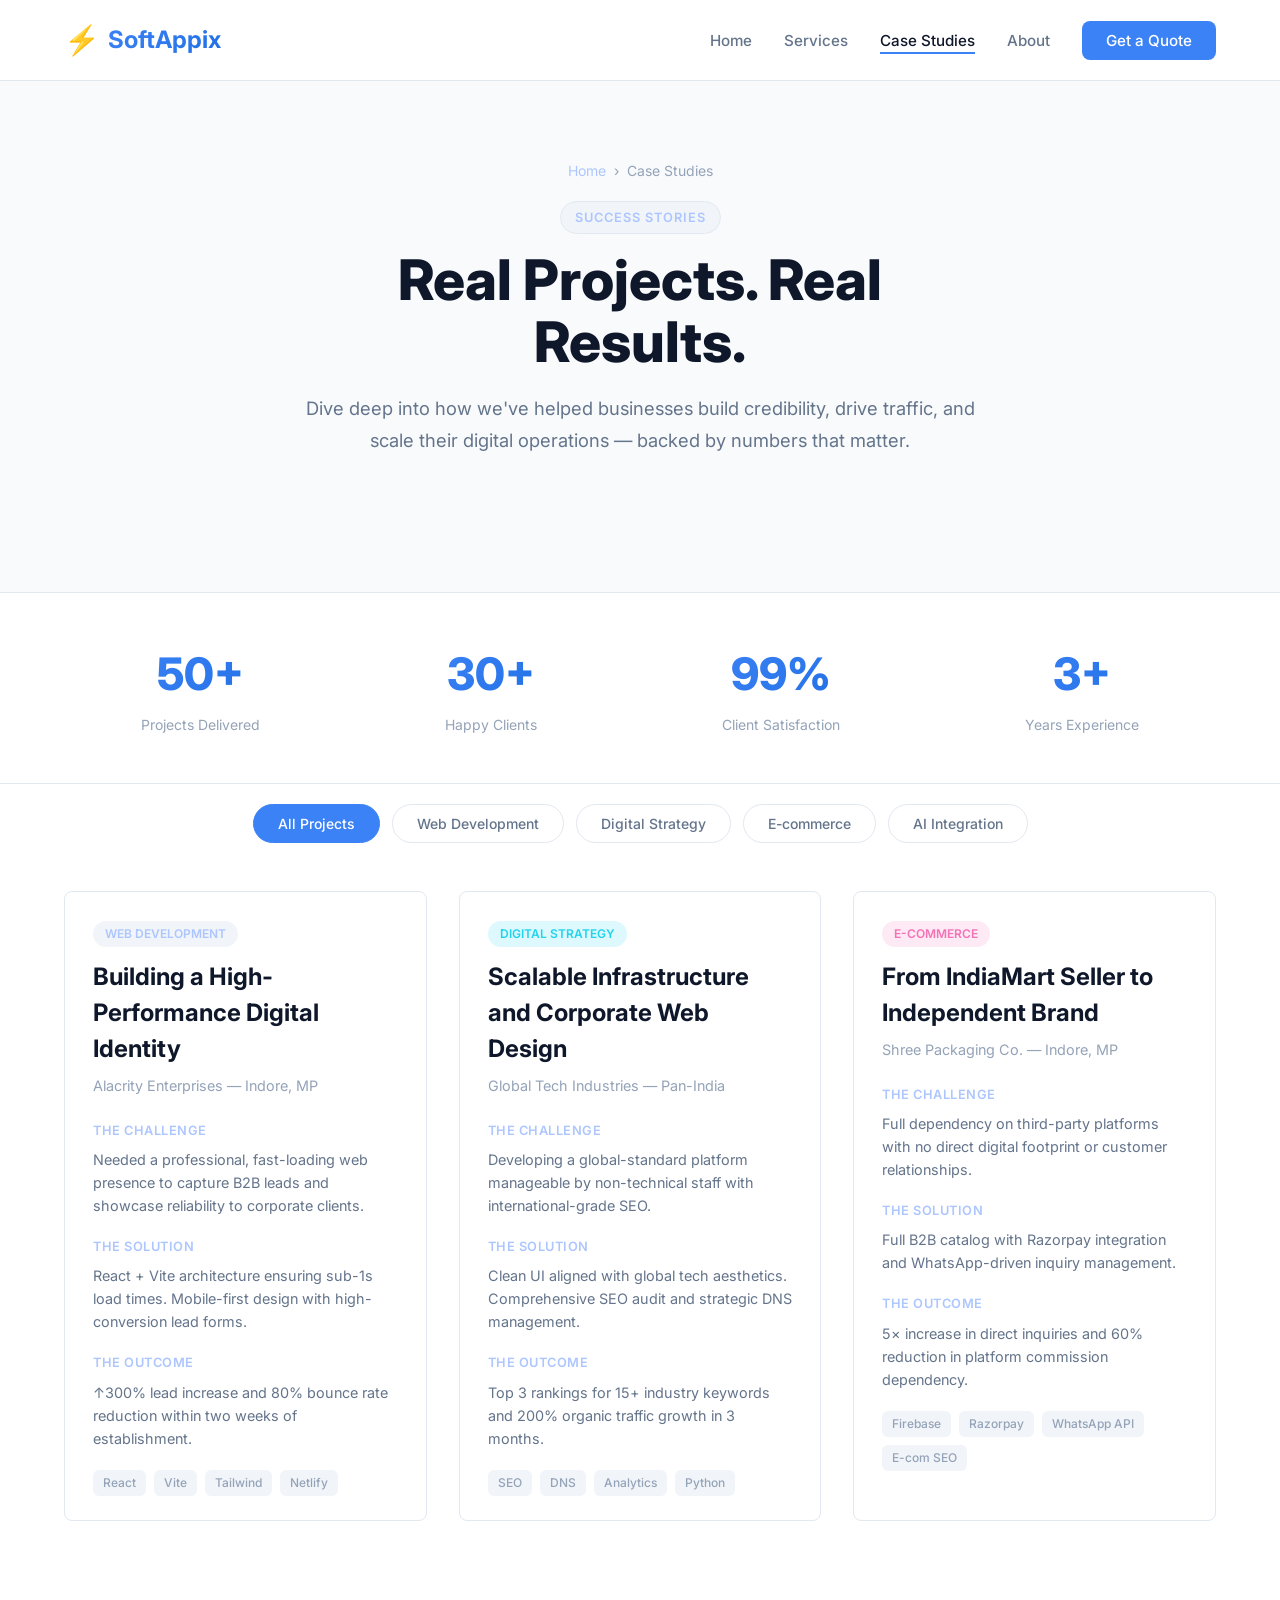
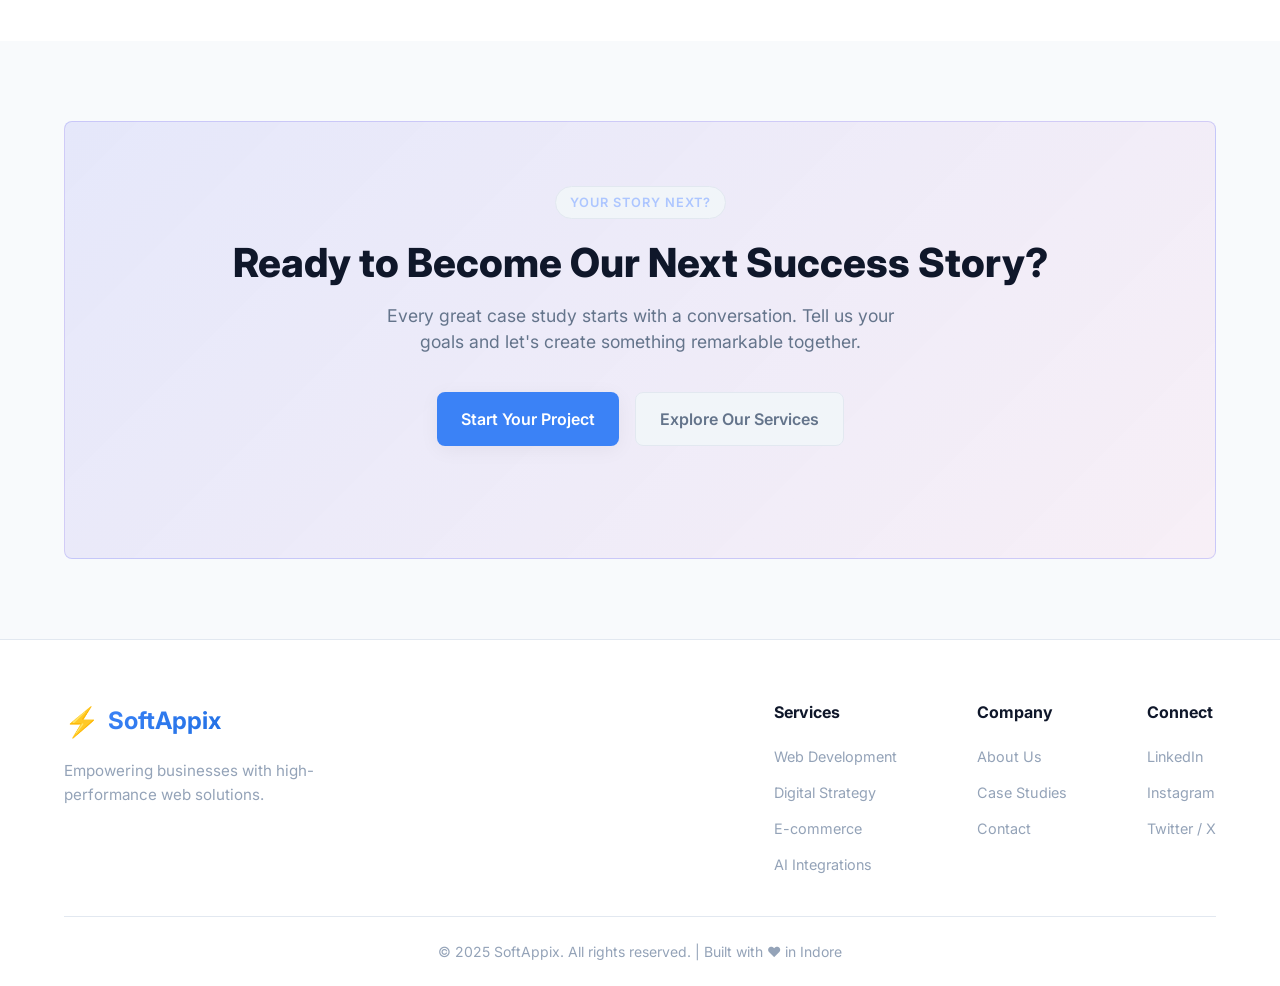
<file: case-studies.html>
<!DOCTYPE html>
<html lang="en">
<head>
    <meta charset="UTF-8">
    <meta name="viewport" content="width=device-width, initial-scale=1.0">
    <title>Case Studies | SoftAppix – Real Results for Real Businesses</title>
    <meta name="description" content="Explore SoftAppix case studies: how we helped Alacrity Enterprises, Global Tech Industries, and more transform their digital presence with measurable outcomes.">
    <link rel="preconnect" href="https://fonts.googleapis.com">
    <link rel="preconnect" href="https://fonts.gstatic.com" crossorigin>
    <link href="https://fonts.googleapis.com/css2?family=Inter:wght@300;400;500;600;700;800&display=swap" rel="stylesheet">
    <link rel="stylesheet" href="styles.css">
    <link rel="icon" type="image/svg+xml" href="data:image/svg+xml,<svg xmlns='http://www.w3.org/2000/svg' viewBox='0 0 100 100'><text y='.9em' font-size='90'>🚀</text></svg>">
</head>
<body>
    <nav class="navbar" id="navbar">
        <div class="nav-container">
            <a href="index.html" class="logo"><span class="logo-icon">⚡</span><span class="logo-text">SoftAppix</span></a>
            <button class="mobile-menu-btn" id="mobileMenuBtn" aria-label="Toggle menu"><span></span><span></span><span></span></button>
            <ul class="nav-links" id="navLinks">
                <li><a href="index.html">Home</a></li>
                <li><a href="services.html">Services</a></li>
                <li><a href="case-studies.html" class="active-page">Case Studies</a></li>
                <li><a href="about.html">About</a></li>
                <li><a href="index.html#contact" class="nav-cta">Get a Quote</a></li>
            </ul>
        </div>
    </nav>

    <section class="page-hero">
        <div class="page-hero-bg"></div>
        <div class="page-hero-content container">
            <div class="breadcrumb"><a href="index.html">Home</a><span class="breadcrumb-sep">›</span><span>Case Studies</span></div>
            <span class="section-tag">Success Stories</span>
            <h1>Real Projects. <span class="highlight">Real Results.</span></h1>
            <p>Dive deep into how we've helped businesses build credibility, drive traffic, and scale their digital operations — backed by numbers that matter.</p>
        </div>
    </section>

    <!-- Stats Banner -->
    <div class="stats-banner">
        <div class="container">
            <div class="stat-item"><span class="stat-number">50+</span><div class="stat-label">Projects Delivered</div></div>
            <div class="stat-item"><span class="stat-number">30+</span><div class="stat-label">Happy Clients</div></div>
            <div class="stat-item"><span class="stat-number">99%</span><div class="stat-label">Client Satisfaction</div></div>
            <div class="stat-item"><span class="stat-number">3+</span><div class="stat-label">Years Experience</div></div>
        </div>
    </div>

    <!-- Case Studies -->
    <section class="case-studies" style="padding-top: 20px;">
        <div class="container">
            <div class="filter-bar" id="filterBar">
                <button class="filter-btn active" data-filter="all" id="filter-all">All Projects</button>
                <button class="filter-btn" data-filter="web-development" id="filter-web">Web Development</button>
                <button class="filter-btn" data-filter="digital-strategy" id="filter-digital">Digital Strategy</button>
                <button class="filter-btn" data-filter="ecommerce" id="filter-ecommerce">E-commerce</button>
                <button class="filter-btn" data-filter="ai" id="filter-ai">AI Integration</button>
            </div>

            <div class="case-studies-grid" id="caseStudiesContainer">

                <!-- Case Study 1 -->
                <article class="case-card" data-category="web-development">
                    <div class="case-header">
                        <span class="case-tag">Web Development</span>
                        <h3 class="case-hook">Building a High-Performance Digital Identity</h3>
                        <p class="case-company">Alacrity Enterprises — Indore, MP</p>
                    </div>
                    <div class="case-body">
                        <div class="case-section">
                            <h4 class="case-section-title">The Challenge</h4>
                            <p class="case-section-content">Needed a professional, fast-loading web presence to capture B2B leads and showcase reliability to corporate clients.</p>
                        </div>
                        <div class="case-section">
                            <h4 class="case-section-title">The Solution</h4>
                            <p class="case-section-content">React + Vite architecture ensuring sub-1s load times. Mobile-first design with high-conversion lead forms.</p>
                        </div>
                        <div class="case-section">
                            <h4 class="case-section-title">The Outcome</h4>
                            <p class="case-section-content">↑300% lead increase and 80% bounce rate reduction within two weeks of establishment.</p>
                        </div>
                        <div class="case-tech">
                            <span class="tech-tag">React</span>
                            <span class="tech-tag">Vite</span>
                            <span class="tech-tag">Tailwind</span>
                            <span class="tech-tag">Netlify</span>
                        </div>
                    </div>
                </article>

                <!-- Case Study 2 -->
                <article class="case-card" data-category="digital-strategy">
                    <div class="case-header">
                        <span class="case-tag" style="background:rgba(34,211,238,0.15); color:#22d3ee;">Digital Strategy</span>
                        <h3 class="case-hook">Scalable Infrastructure and Corporate Web Design</h3>
                        <p class="case-company">Global Tech Industries — Pan-India</p>
                    </div>
                    <div class="case-body">
                        <div class="case-section">
                            <h4 class="case-section-title">The Challenge</h4>
                            <p class="case-section-content">Developing a global-standard platform manageable by non-technical staff with international-grade SEO.</p>
                        </div>
                        <div class="case-section">
                            <h4 class="case-section-title">The Solution</h4>
                            <p class="case-section-content">Clean UI aligned with global tech aesthetics. Comprehensive SEO audit and strategic DNS management.</p>
                        </div>
                        <div class="case-section">
                            <h4 class="case-section-title">The Outcome</h4>
                            <p class="case-section-content">Top 3 rankings for 15+ industry keywords and 200% organic traffic growth in 3 months.</p>
                        </div>
                        <div class="case-tech">
                            <span class="tech-tag">SEO</span>
                            <span class="tech-tag">DNS</span>
                            <span class="tech-tag">Analytics</span>
                            <span class="tech-tag">Python</span>
                        </div>
                    </div>
                </article>

                <!-- Case Study 3 -->
                <article class="case-card" data-category="ecommerce">
                    <div class="case-header">
                        <span class="case-tag" style="background:rgba(244,114,182,0.15); color:#f472b6;">E-commerce</span>
                        <h3 class="case-hook">From IndiaMart Seller to Independent Brand</h3>
                        <p class="case-company">Shree Packaging Co. — Indore, MP</p>
                    </div>
                    <div class="case-body">
                        <div class="case-section">
                            <h4 class="case-section-title">The Challenge</h4>
                            <p class="case-section-content">Full dependency on third-party platforms with no direct digital footprint or customer relationships.</p>
                        </div>
                        <div class="case-section">
                            <h4 class="case-section-title">The Solution</h4>
                            <p class="case-section-content">Full B2B catalog with Razorpay integration and WhatsApp-driven inquiry management.</p>
                        </div>
                        <div class="case-section">
                            <h4 class="case-section-title">The Outcome</h4>
                            <p class="case-section-content">5× increase in direct inquiries and 60% reduction in platform commission dependency.</p>
                        </div>
                        <div class="case-tech">
                            <span class="tech-tag">Firebase</span>
                            <span class="tech-tag">Razorpay</span>
                            <span class="tech-tag">WhatsApp API</span>
                            <span class="tech-tag">E-com SEO</span>
                        </div>
                    </div>
                </article>

            </div>
        </div>
    </section>

    <section class="cta-banner">
        <div class="container">
            <div class="cta-banner-inner">
                <span class="section-tag">Your Story Next?</span>
                <h2>Ready to Become Our <span class="highlight">Next Success Story?</span></h2>
                <p>Every great case study starts with a conversation. Tell us your goals and let's create something remarkable together.</p>
                <div class="hero-ctas">
                    <a href="index.html#contact" class="btn btn-primary">Start Your Project</a>
                    <a href="services.html" class="btn btn-secondary">Explore Our Services</a>
                </div>
            </div>
        </div>
    </section>

    <footer class="footer">
        <div class="container">
            <div class="footer-content">
                <div class="footer-brand">
                    <a href="index.html" class="logo"><span class="logo-icon">⚡</span><span class="logo-text">SoftAppix</span></a>
                    <p class="footer-tagline">Empowering businesses with high-performance web solutions.</p>
                </div>
                <div class="footer-links">
                    <div class="footer-column"><h4>Services</h4><ul>
                        <li><a href="services.html#web-development">Web Development</a></li>
                        <li><a href="services.html#digital-strategy">Digital Strategy</a></li>
                        <li><a href="services.html#ecommerce">E-commerce</a></li>
                        <li><a href="services.html#ai-integrations">AI Integrations</a></li>
                    </ul></div>
                    <div class="footer-column"><h4>Company</h4><ul>
                        <li><a href="about.html">About Us</a></li>
                        <li><a href="case-studies.html">Case Studies</a></li>
                        <li><a href="index.html#contact">Contact</a></li>
                    </ul></div>
                    <div class="footer-column"><h4>Connect</h4><ul>
                        <li><a href="#">LinkedIn</a></li>
                        <li><a href="#">Instagram</a></li>
                        <li><a href="#">Twitter / X</a></li>
                    </ul></div>
                </div>
            </div>
            <div class="footer-bottom"><p>&copy; 2025 SoftAppix. All rights reserved. | Built with ❤️ in Indore</p></div>
        </div>
    </footer>

    <script src="shared.js"></script>
    <script>
        // Case Study Filter
        const filterBtns = document.querySelectorAll('.filter-btn');
        const caseCards = document.querySelectorAll('.case-card-full');

        filterBtns.forEach(btn => {
            btn.addEventListener('click', () => {
                const filter = btn.dataset.filter;

                filterBtns.forEach(b => b.classList.remove('active'));
                btn.classList.add('active');

                caseCards.forEach(card => {
                    if (filter === 'all' || card.dataset.category === filter) {
                        card.style.display = 'block';
                        card.style.animation = 'fadeInUp 0.4s ease-out';
                    } else {
                        card.style.display = 'none';
                    }
                });
            });
        });
    </script>
</body>
</html>
</file>
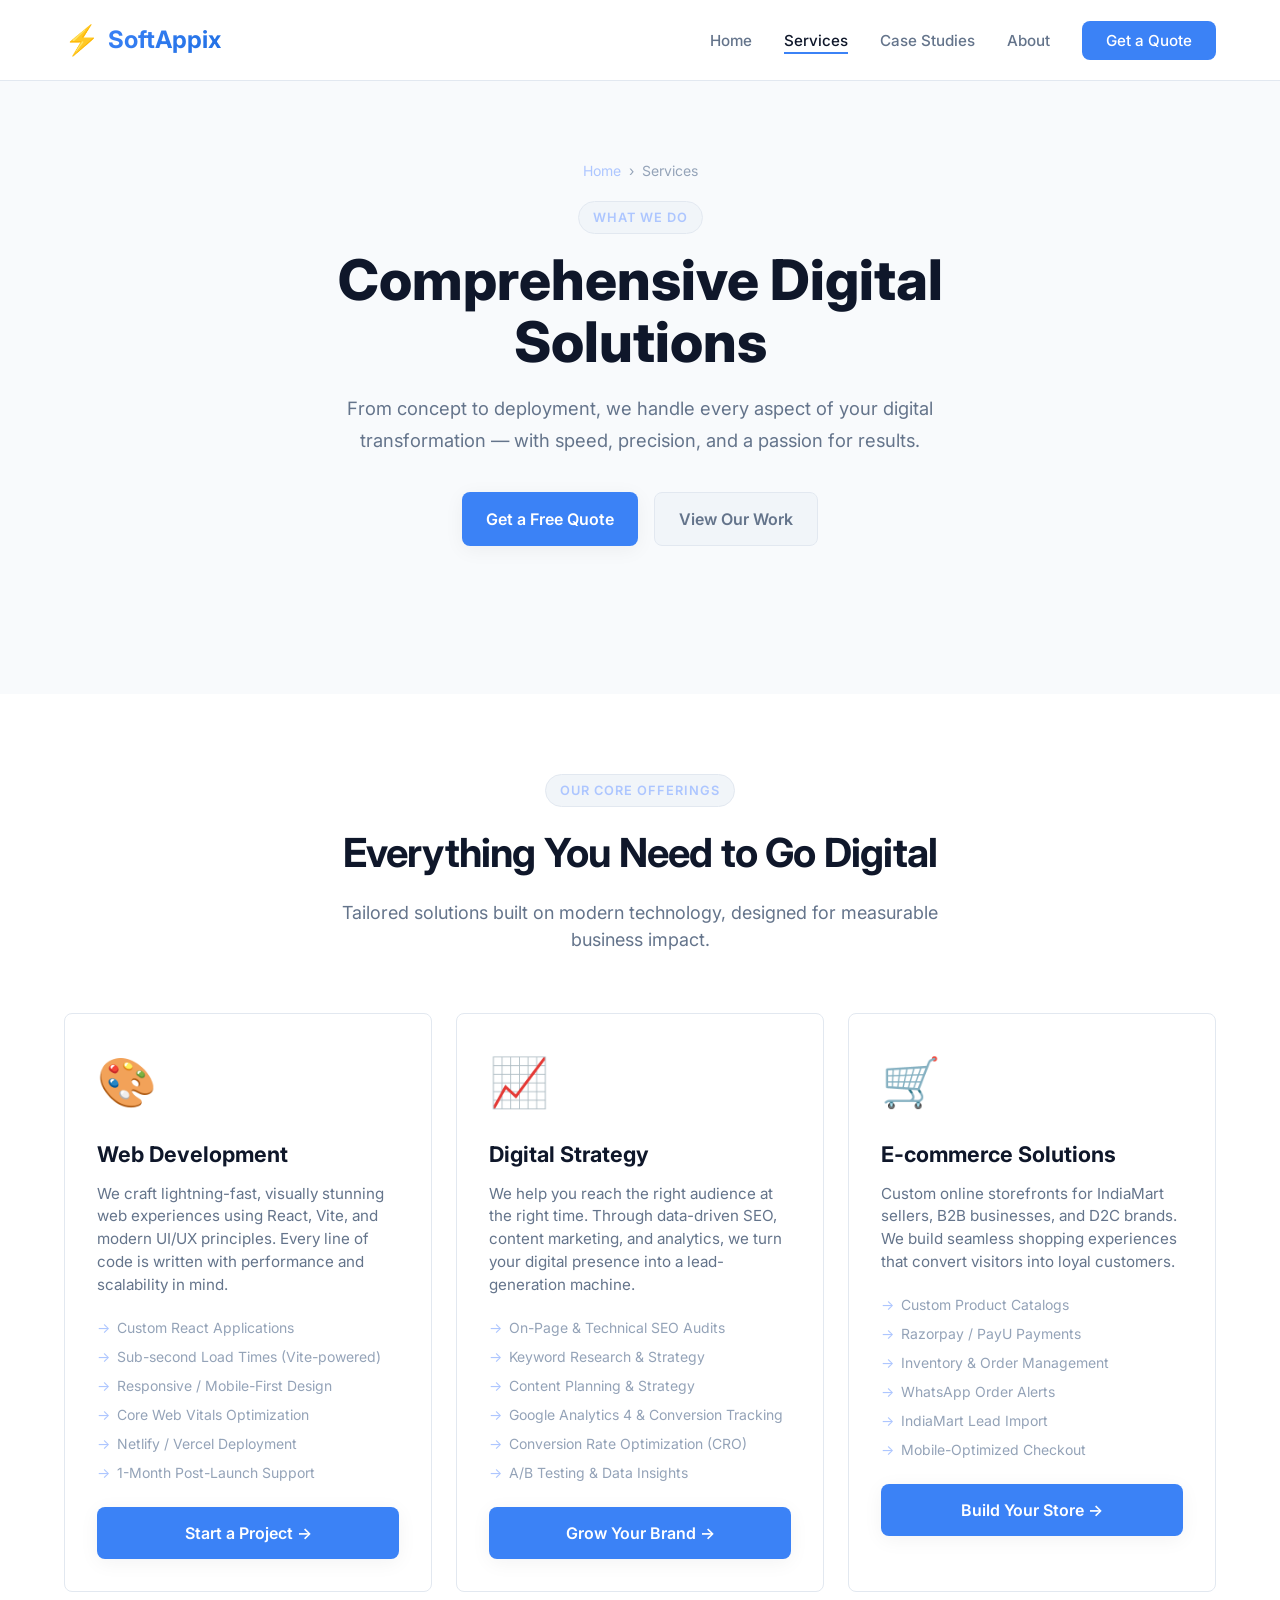
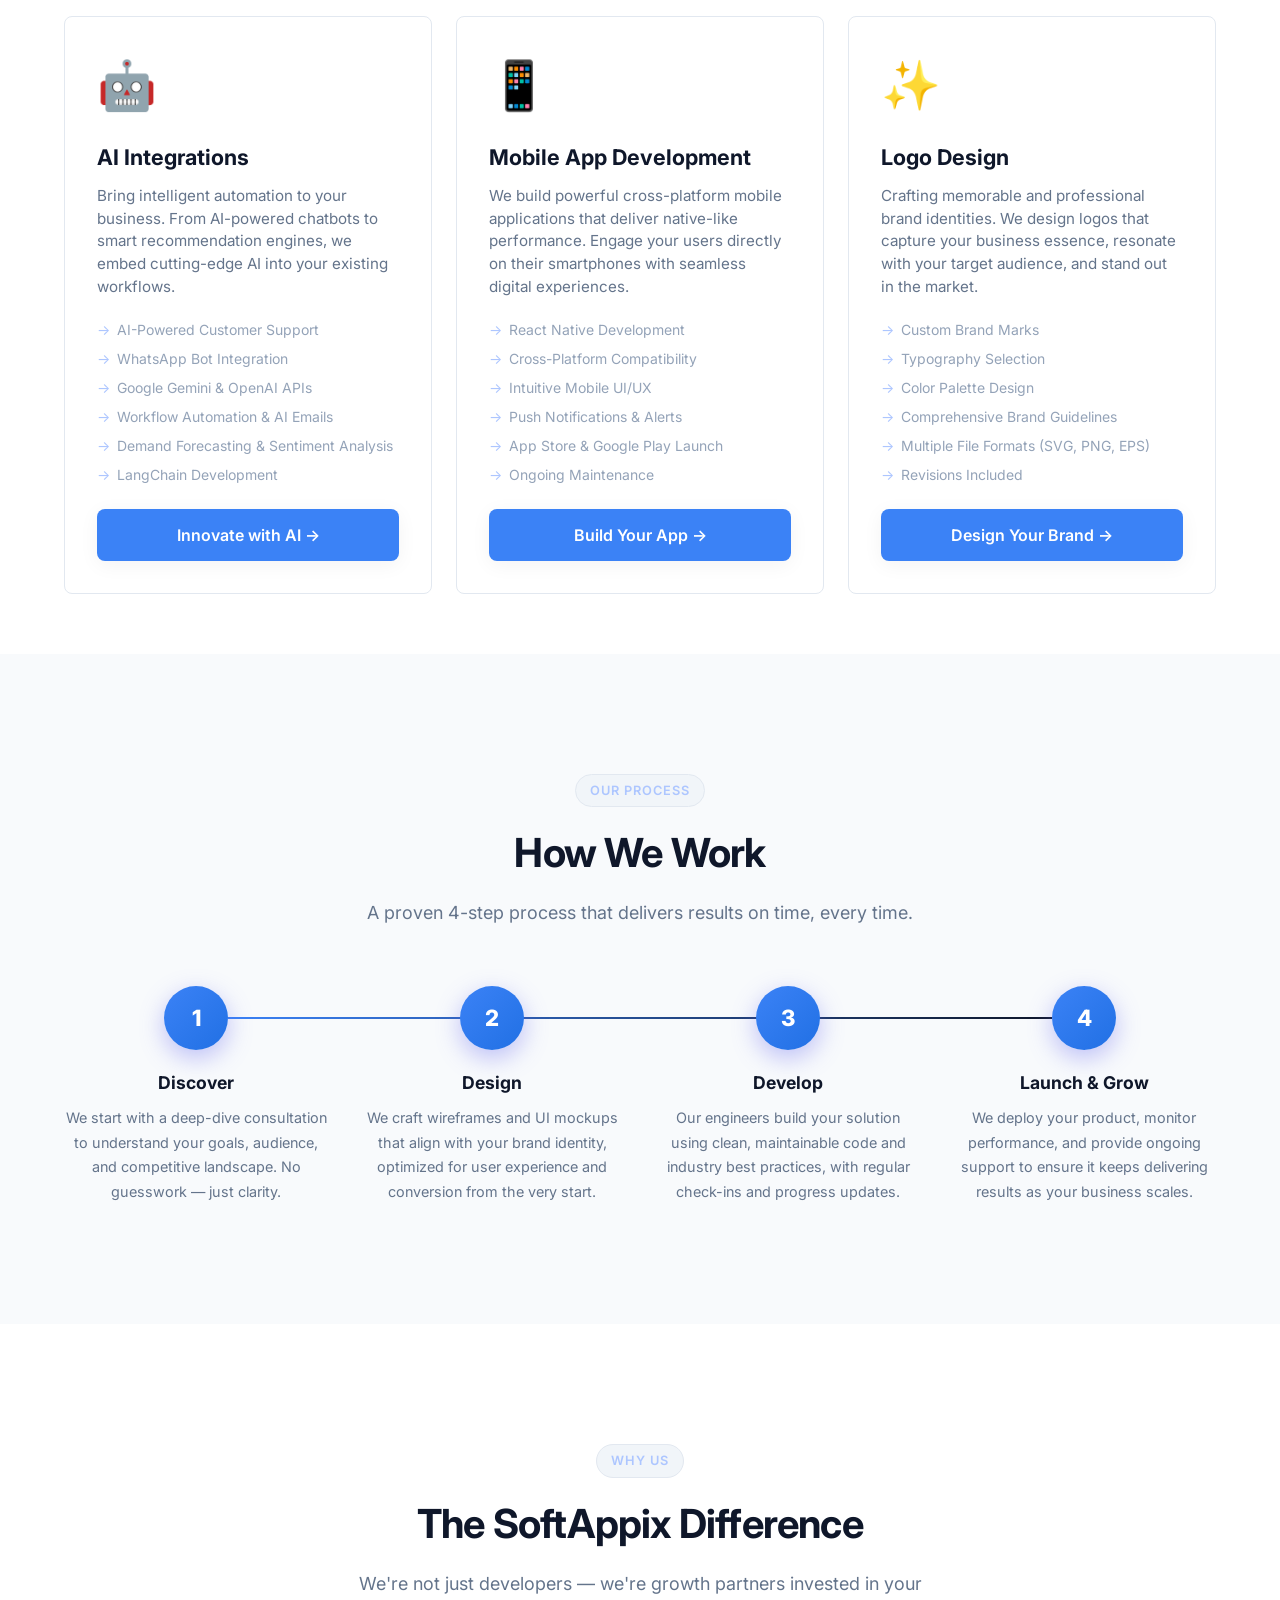
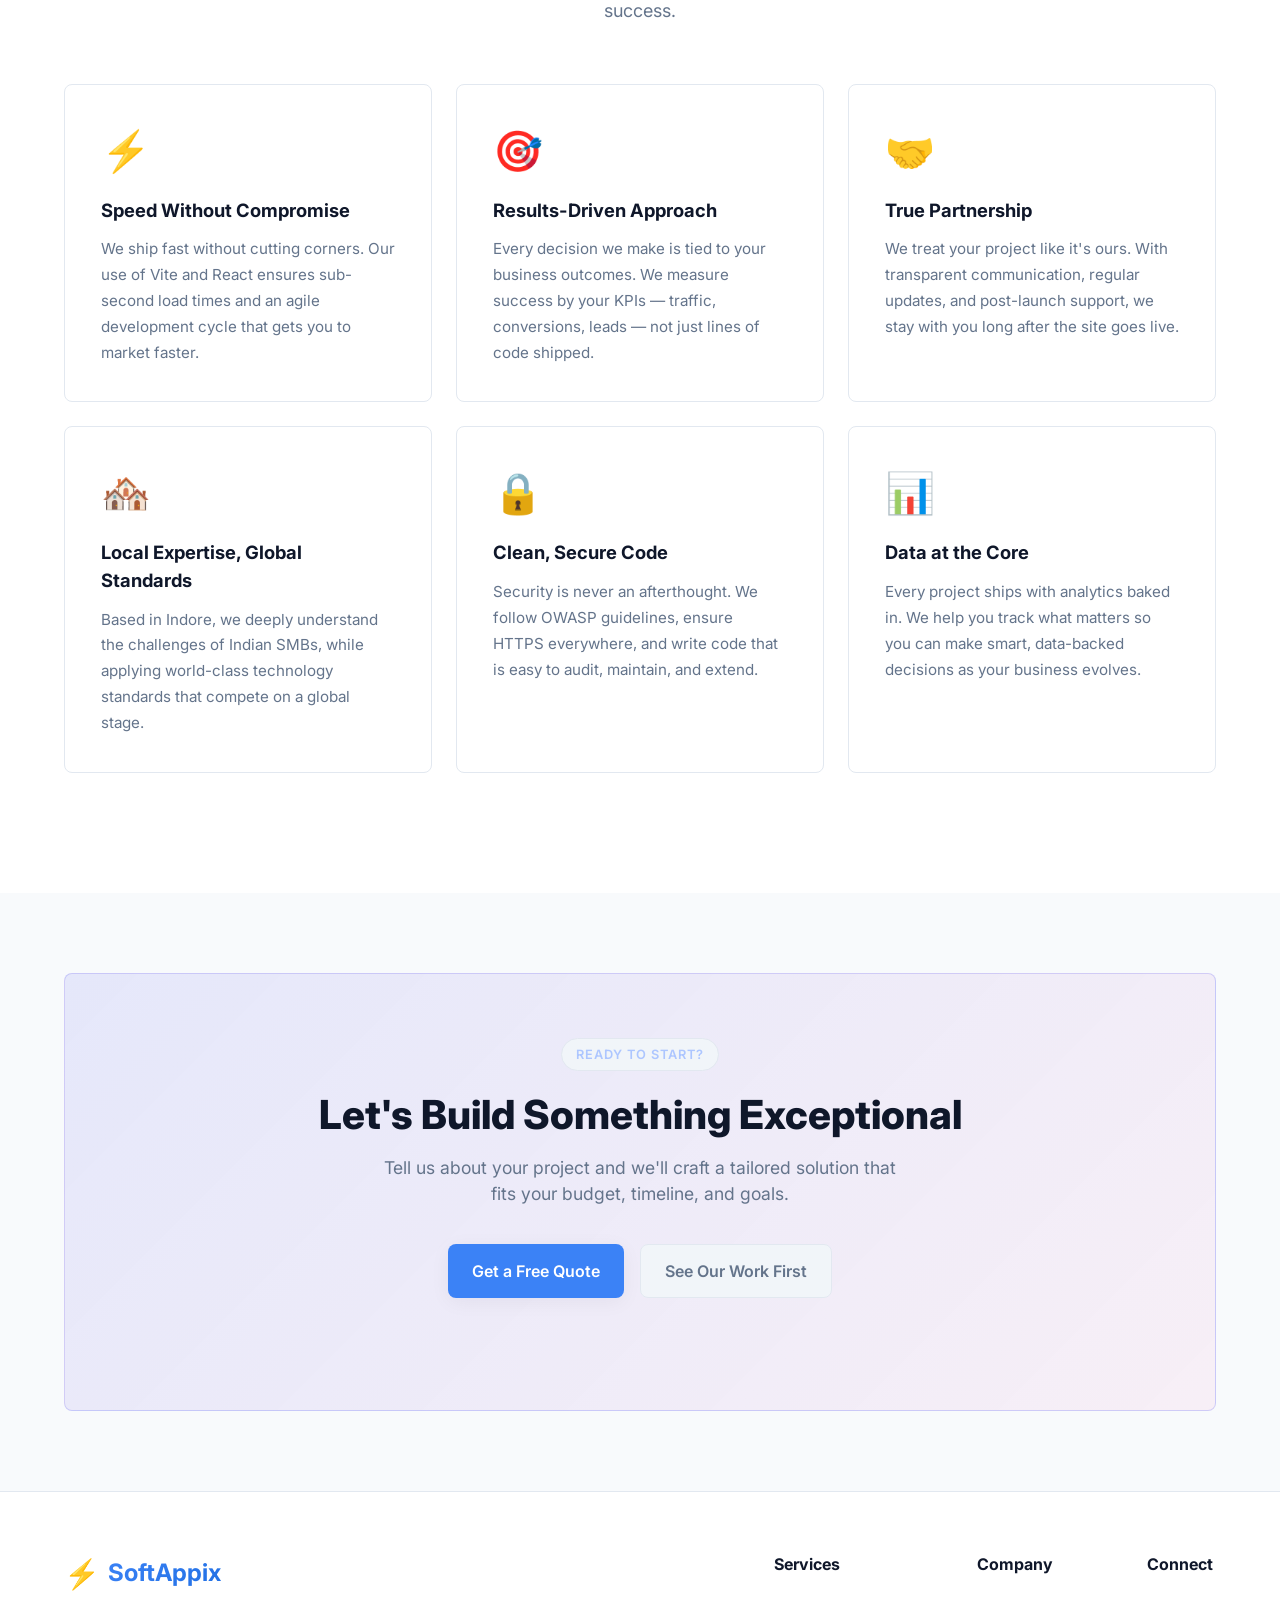
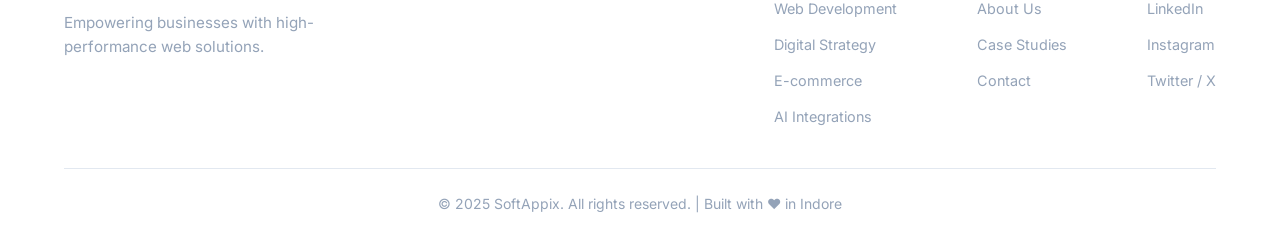
<file: services.html>
<!DOCTYPE html>
<html lang="en">
<head>
    <meta charset="UTF-8">
    <meta name="viewport" content="width=device-width, initial-scale=1.0">
    <title>Services | SoftAppix – Web Development & Digital Solutions</title>
    <meta name="description" content="SoftAppix offers Web Development, Digital Strategy, E-commerce Solutions, and AI Integrations. High-performance digital solutions for growing businesses in Indore and beyond.">
    <link rel="preconnect" href="https://fonts.googleapis.com">
    <link rel="preconnect" href="https://fonts.gstatic.com" crossorigin>
    <link href="https://fonts.googleapis.com/css2?family=Inter:wght@300;400;500;600;700;800&display=swap" rel="stylesheet">
    <link rel="stylesheet" href="styles.css">
    <link rel="icon" type="image/svg+xml" href="data:image/svg+xml,<svg xmlns='http://www.w3.org/2000/svg' viewBox='0 0 100 100'><text y='.9em' font-size='90'>🚀</text></svg>">
</head>
<body>

    <!-- Navigation -->
    <nav class="navbar" id="navbar">
        <div class="nav-container">
            <a href="index.html" class="logo">
                <span class="logo-icon">⚡</span>
                <span class="logo-text">SoftAppix</span>
            </a>
            <button class="mobile-menu-btn" id="mobileMenuBtn" aria-label="Toggle menu">
                <span></span><span></span><span></span>
            </button>
            <ul class="nav-links" id="navLinks">
                <li><a href="index.html">Home</a></li>
                <li><a href="services.html" class="active-page">Services</a></li>
                <li><a href="case-studies.html">Case Studies</a></li>
                <li><a href="about.html">About</a></li>
                <li><a href="index.html#contact" class="nav-cta">Get a Quote</a></li>
            </ul>
        </div>
    </nav>

    <!-- Page Hero -->
    <section class="page-hero">
        <div class="page-hero-bg"></div>
        <div class="page-hero-content container">
            <div class="breadcrumb">
                <a href="index.html">Home</a>
                <span class="breadcrumb-sep">›</span>
                <span>Services</span>
            </div>
            <span class="section-tag">What We Do</span>
            <h1>Comprehensive <span class="highlight">Digital Solutions</span></h1>
            <p>From concept to deployment, we handle every aspect of your digital transformation — with speed, precision, and a passion for results.</p>
            <div class="hero-ctas">
                <a href="index.html#contact" class="btn btn-primary">Get a Free Quote</a>
                <a href="case-studies.html" class="btn btn-secondary">View Our Work</a>
            </div>
        </div>
    </section>

    <!-- Services Detail -->
    <section class="services-detail" id="services-detail">
        <div class="container">
            <div class="section-header">
                <span class="section-tag">Our Core Offerings</span>
                <h2 class="section-title">Everything You Need to Go Digital</h2>
                <p class="section-subtitle">Tailored solutions built on modern technology, designed for measurable business impact.</p>
            </div>

            <div class="services-grid">
                <!-- Web Development -->
                <div class="service-card" id="web-development">
                    <div class="service-icon">🎨</div>
                    <h3 class="service-title">Web Development</h3>
                    <p class="service-description">We craft lightning-fast, visually stunning web experiences using React, Vite, and modern UI/UX principles. Every line of code is written with performance and scalability in mind.</p>
                    <ul class="service-features" style="margin-bottom: 24px;">
                        <li>Custom React Applications</li>
                        <li>Sub-second Load Times (Vite-powered)</li>
                        <li>Responsive / Mobile-First Design</li>
                        <li>Core Web Vitals Optimization</li>
                        <li>Netlify / Vercel Deployment</li>
                        <li>1-Month Post-Launch Support</li>
                    </ul>
                    <a href="index.html#contact" class="btn btn-primary" style="width: 100%; justify-content: center;">Start a Project →</a>
                </div>

                <!-- Digital Strategy -->
                <div class="service-card" id="digital-strategy">
                    <div class="service-icon">📈</div>
                    <h3 class="service-title">Digital Strategy</h3>
                    <p class="service-description">We help you reach the right audience at the right time. Through data-driven SEO, content marketing, and analytics, we turn your digital presence into a lead-generation machine.</p>
                    <ul class="service-features" style="margin-bottom: 24px;">
                        <li>On-Page & Technical SEO Audits</li>
                        <li>Keyword Research & Strategy</li>
                        <li>Content Planning & Strategy</li>
                        <li>Google Analytics 4 & Conversion Tracking</li>
                        <li>Conversion Rate Optimization (CRO)</li>
                        <li>A/B Testing & Data Insights</li>
                    </ul>
                    <a href="index.html#contact" class="btn btn-primary" style="width: 100%; justify-content: center;">Grow Your Brand →</a>
                </div>

                <!-- E-commerce -->
                <div class="service-card" id="ecommerce">
                    <div class="service-icon">🛒</div>
                    <h3 class="service-title">E-commerce Solutions</h3>
                    <p class="service-description">Custom online storefronts for IndiaMart sellers, B2B businesses, and D2C brands. We build seamless shopping experiences that convert visitors into loyal customers.</p>
                    <ul class="service-features" style="margin-bottom: 24px;">
                        <li>Custom Product Catalogs</li>
                        <li>Razorpay / PayU Payments</li>
                        <li>Inventory & Order Management</li>
                        <li>WhatsApp Order Alerts</li>
                        <li>IndiaMart Lead Import</li>
                        <li>Mobile-Optimized Checkout</li>
                    </ul>
                    <a href="index.html#contact" class="btn btn-primary" style="width: 100%; justify-content: center;">Build Your Store →</a>
                </div>

                <!-- AI Integrations -->
                <div class="service-card" id="ai-integrations">
                    <div class="service-icon">🤖</div>
                    <h3 class="service-title">AI Integrations</h3>
                    <p class="service-description">Bring intelligent automation to your business. From AI-powered chatbots to smart recommendation engines, we embed cutting-edge AI into your existing workflows.</p>
                    <ul class="service-features" style="margin-bottom: 24px;">
                        <li>AI-Powered Customer Support</li>
                        <li>WhatsApp Bot Integration</li>
                        <li>Google Gemini & OpenAI APIs</li>
                        <li>Workflow Automation & AI Emails</li>
                        <li>Demand Forecasting & Sentiment Analysis</li>
                        <li>LangChain Development</li>
                    </ul>
                    <a href="index.html#contact" class="btn btn-primary" style="width: 100%; justify-content: center;">Innovate with AI →</a>
                </div>

                <!-- Mobile App Development -->
                <div class="service-card" id="mobile-app-development">
                    <div class="service-icon">📱</div>
                    <h3 class="service-title">Mobile App Development</h3>
                    <p class="service-description">We build powerful cross-platform mobile applications that deliver native-like performance. Engage your users directly on their smartphones with seamless digital experiences.</p>
                    <ul class="service-features" style="margin-bottom: 24px;">
                        <li>React Native Development</li>
                        <li>Cross-Platform Compatibility</li>
                        <li>Intuitive Mobile UI/UX</li>
                        <li>Push Notifications & Alerts</li>
                        <li>App Store & Google Play Launch</li>
                        <li>Ongoing Maintenance</li>
                    </ul>
                    <a href="index.html#contact" class="btn btn-primary" style="width: 100%; justify-content: center;">Build Your App →</a>
                </div>

                <!-- Logo Design -->
                <div class="service-card" id="logo-design">
                    <div class="service-icon">✨</div>
                    <h3 class="service-title">Logo Design</h3>
                    <p class="service-description">Crafting memorable and professional brand identities. We design logos that capture your business essence, resonate with your target audience, and stand out in the market.</p>
                    <ul class="service-features" style="margin-bottom: 24px;">
                        <li>Custom Brand Marks</li>
                        <li>Typography Selection</li>
                        <li>Color Palette Design</li>
                        <li>Comprehensive Brand Guidelines</li>
                        <li>Multiple File Formats (SVG, PNG, EPS)</li>
                        <li>Revisions Included</li>
                    </ul>
                    <a href="index.html#contact" class="btn btn-primary" style="width: 100%; justify-content: center;">Design Your Brand →</a>
                </div>
            </div>
        </div>
    </section>

    <!-- How We Work -->
    <section class="process-section">
        <div class="container">
            <div class="section-header">
                <span class="section-tag">Our Process</span>
                <h2 class="section-title">How We Work</h2>
                <p class="section-subtitle">A proven 4-step process that delivers results on time, every time.</p>
            </div>
            <div class="process-steps">
                <div class="process-step">
                    <div class="process-number">1</div>
                    <h3 class="process-step-title">Discover</h3>
                    <p class="process-step-desc">We start with a deep-dive consultation to understand your goals, audience, and competitive landscape. No guesswork — just clarity.</p>
                </div>
                <div class="process-step">
                    <div class="process-number">2</div>
                    <h3 class="process-step-title">Design</h3>
                    <p class="process-step-desc">We craft wireframes and UI mockups that align with your brand identity, optimized for user experience and conversion from the very start.</p>
                </div>
                <div class="process-step">
                    <div class="process-number">3</div>
                    <h3 class="process-step-title">Develop</h3>
                    <p class="process-step-desc">Our engineers build your solution using clean, maintainable code and industry best practices, with regular check-ins and progress updates.</p>
                </div>
                <div class="process-step">
                    <div class="process-number">4</div>
                    <h3 class="process-step-title">Launch & Grow</h3>
                    <p class="process-step-desc">We deploy your product, monitor performance, and provide ongoing support to ensure it keeps delivering results as your business scales.</p>
                </div>
            </div>
        </div>
    </section>

    <!-- Why SoftAppix -->
    <section class="why-us">
        <div class="container">
            <div class="section-header">
                <span class="section-tag">Why Us</span>
                <h2 class="section-title">The SoftAppix Difference</h2>
                <p class="section-subtitle">We're not just developers — we're growth partners invested in your success.</p>
            </div>
            <div class="why-us-grid">
                <div class="why-card">
                    <div class="why-card-icon">⚡</div>
                    <h3>Speed Without Compromise</h3>
                    <p>We ship fast without cutting corners. Our use of Vite and React ensures sub-second load times and an agile development cycle that gets you to market faster.</p>
                </div>
                <div class="why-card">
                    <div class="why-card-icon">🎯</div>
                    <h3>Results-Driven Approach</h3>
                    <p>Every decision we make is tied to your business outcomes. We measure success by your KPIs — traffic, conversions, leads — not just lines of code shipped.</p>
                </div>
                <div class="why-card">
                    <div class="why-card-icon">🤝</div>
                    <h3>True Partnership</h3>
                    <p>We treat your project like it's ours. With transparent communication, regular updates, and post-launch support, we stay with you long after the site goes live.</p>
                </div>
                <div class="why-card">
                    <div class="why-card-icon">🏘️</div>
                    <h3>Local Expertise, Global Standards</h3>
                    <p>Based in Indore, we deeply understand the challenges of Indian SMBs, while applying world-class technology standards that compete on a global stage.</p>
                </div>
                <div class="why-card">
                    <div class="why-card-icon">🔒</div>
                    <h3>Clean, Secure Code</h3>
                    <p>Security is never an afterthought. We follow OWASP guidelines, ensure HTTPS everywhere, and write code that is easy to audit, maintain, and extend.</p>
                </div>
                <div class="why-card">
                    <div class="why-card-icon">📊</div>
                    <h3>Data at the Core</h3>
                    <p>Every project ships with analytics baked in. We help you track what matters so you can make smart, data-backed decisions as your business evolves.</p>
                </div>
            </div>
        </div>
    </section>

    <!-- CTA Banner -->
    <section class="cta-banner">
        <div class="container">
            <div class="cta-banner-inner">
                <span class="section-tag">Ready to Start?</span>
                <h2>Let's Build Something <span class="highlight">Exceptional</span></h2>
                <p>Tell us about your project and we'll craft a tailored solution that fits your budget, timeline, and goals.</p>
                <div class="hero-ctas">
                    <a href="index.html#contact" class="btn btn-primary">Get a Free Quote</a>
                    <a href="case-studies.html" class="btn btn-secondary">See Our Work First</a>
                </div>
            </div>
        </div>
    </section>

    <!-- Footer -->
    <footer class="footer">
        <div class="container">
            <div class="footer-content">
                <div class="footer-brand">
                    <a href="index.html" class="logo">
                        <span class="logo-icon">⚡</span>
                        <span class="logo-text">SoftAppix</span>
                    </a>
                    <p class="footer-tagline">Empowering businesses with high-performance web solutions.</p>
                </div>
                <div class="footer-links">
                    <div class="footer-column">
                        <h4>Services</h4>
                        <ul>
                            <li><a href="services.html#web-development">Web Development</a></li>
                            <li><a href="services.html#digital-strategy">Digital Strategy</a></li>
                            <li><a href="services.html#ecommerce">E-commerce</a></li>
                            <li><a href="services.html#ai-integrations">AI Integrations</a></li>
                        </ul>
                    </div>
                    <div class="footer-column">
                        <h4>Company</h4>
                        <ul>
                            <li><a href="about.html">About Us</a></li>
                            <li><a href="case-studies.html">Case Studies</a></li>
                            <li><a href="index.html#contact">Contact</a></li>
                        </ul>
                    </div>
                    <div class="footer-column">
                        <h4>Connect</h4>
                        <ul>
                            <li><a href="#">LinkedIn</a></li>
                            <li><a href="#">Instagram</a></li>
                            <li><a href="#">Twitter / X</a></li>
                        </ul>
                    </div>
                </div>
            </div>
            <div class="footer-bottom">
                <p>&copy; 2025 SoftAppix. All rights reserved. | Built with ❤️ in Indore</p>
            </div>
        </div>
    </footer>

    <script src="shared.js"></script>
</body>
</html>
</file>
<file: styles.css>
/* ============================================
   Softappix Portfolio Website - Styles
   ============================================ */

/* CSS Variables - Kinetic Ether Design System */
:root {
    /* Brand Colors */
    --primary-color: #3b82f6; /* High-energy blue */
    --secondary-color: #0f172a;
    --accent-color: #3b82f6;
    --primary-light: #adc6ff;
    
    /* Backgrounds & Surfaces */
    --bg-primary: #ffffff;
    --bg-surface: #f8fafc;
    --bg-surface-alt: #f1f5f9;
    --dark-card: #ffffff; /* Override old dark vars temporarily */
    --dark-bg: #ffffff;
    --dark-border: #e2e8f0;
    --border-light: #e2e8f0;
    
    /* Typography Colors */
    --text-primary: #0f172a; /* Deep slate */
    --text-secondary: #64748b; /* Slate-gray */
    --text-muted: #94a3b8;
    
    /* Other Utilities */
    --success: #10b981;
    --gradient-1: linear-gradient(135deg, #3b82f6 0%, #2170e4 100%);
    --gradient-dark: var(--bg-surface); /* Make old gradient-dark a flat light surface */
    
    /* Shadows - Ambient & Tonal */
    --shadow-raised: 0px 4px 20px rgba(15, 23, 42, 0.05);
    --shadow-overlay: 0px 20px 40px rgba(15, 23, 42, 0.1);
    --shadow-lg: 0px 20px 40px rgba(15, 23, 42, 0.1);
    --shadow-md: 0px 4px 20px rgba(15, 23, 42, 0.05);
    
    /* Typography & Spacing */
    --transition: all 0.3s cubic-bezier(0.4, 0, 0.2, 1);
    --font-family: 'Inter', -apple-system, BlinkMacSystemFont, 'Segoe UI', Roboto, sans-serif;
    --radius-base: 8px;
    --spacing-gutter: 24px;
}

/* Reset & Base Styles */
*, *::before, *::after {
    margin: 0;
    padding: 0;
    box-sizing: border-box;
}

html {
    scroll-behavior: smooth;
    scroll-padding-top: 80px;
}

body {
    font-family: var(--font-family);
    background-color: var(--bg-primary);
    color: var(--text-primary);
    line-height: 1.5;
    overflow-x: hidden;
}

a {
    text-decoration: none;
    color: inherit;
}

ul {
    list-style: none;
}

img {
    max-width: 100%;
    height: auto;
}

.container {
    max-width: 1200px;
    margin: 0 auto;
    padding: 0 var(--spacing-gutter);
}

/* Typography Utility Classes */
.headline-xl { font-family: var(--font-family); font-size: 64px; font-weight: 700; line-height: 72px; letter-spacing: -0.02em; }
.headline-lg { font-family: var(--font-family); font-size: 48px; font-weight: 700; line-height: 56px; letter-spacing: -0.02em; }
.headline-md { font-family: var(--font-family); font-size: 32px; font-weight: 600; line-height: 40px; letter-spacing: -0.01em; }
.body-lg { font-family: var(--font-family); font-size: 18px; font-weight: 400; line-height: 28px; }
.body-md { font-family: var(--font-family); font-size: 16px; font-weight: 400; line-height: 24px; }
.label-md { font-family: var(--font-family); font-size: 14px; font-weight: 600; line-height: 20px; letter-spacing: 0.05em; text-transform: uppercase; }

/* ============================================
   Navigation
   ============================================ */
.navbar {
    position: fixed;
    top: 0;
    left: 0;
    right: 0;
    z-index: 1000;
    background: rgba(255, 255, 255, 0.95);
    border-bottom: 1px solid var(--border-light);
    transition: var(--transition);
}

.navbar.scrolled {
    background: rgba(255, 255, 255, 1);
    box-shadow: var(--shadow-raised);
}

.nav-container {
    max-width: 1200px;
    margin: 0 auto;
    padding: 0 var(--spacing-gutter);
    display: flex;
    justify-content: space-between;
    align-items: center;
    height: 80px;
}

.logo {
    display: flex;
    align-items: center;
    gap: 8px;
    font-size: 1.5rem;
    font-weight: 700;
}

.logo-icon {
    font-size: 1.8rem;
}

.logo-text {
    background: var(--gradient-1);
    -webkit-background-clip: text;
    -webkit-text-fill-color: transparent;
    background-clip: text;
}

.nav-links {
    display: flex;
    align-items: center;
    gap: 32px;
}

.nav-links a {
    color: var(--text-secondary);
    font-weight: 500;
    font-size: 0.95rem;
    transition: var(--transition);
    position: relative;
}

.nav-links a::after {
    content: '';
    position: absolute;
    bottom: -4px;
    left: 0;
    width: 0;
    height: 2px;
    background: var(--primary-color);
    transition: var(--transition);
}

.nav-links a:hover {
    color: var(--text-primary);
}

.nav-links a:hover::after {
    width: 100%;
}

.nav-cta {
    background: var(--primary-color);
    padding: 10px 24px;
    border-radius: var(--radius-base);
    color: white !important;
    font-weight: 600;
}

.nav-cta::after {
    display: none;
}

.nav-cta:hover {
    transform: translateY(-2px);
    box-shadow: var(--shadow-raised);
    background: #2170e4;
}

/* Mobile Menu Button */
.mobile-menu-btn {
    display: none;
    flex-direction: column;
    gap: 5px;
    background: none;
    border: none;
    cursor: pointer;
    padding: 5px;
}

.mobile-menu-btn span {
    width: 25px;
    height: 2px;
    background: var(--text-primary);
    transition: var(--transition);
}

.mobile-menu-btn.active span:nth-child(1) {
    transform: rotate(45deg) translate(5px, 5px);
}

.mobile-menu-btn.active span:nth-child(2) {
    opacity: 0;
}

.mobile-menu-btn.active span:nth-child(3) {
    transform: rotate(-45deg) translate(5px, -5px);
}

/* ============================================
   Hero Section
   ============================================ */
.hero {
    min-height: 100vh;
    display: flex;
    align-items: center;
    padding: 160px var(--spacing-gutter) 120px;
    position: relative;
    overflow: hidden;
}

.hero-bg {
    position: absolute;
    top: 0;
    left: 0;
    right: 0;
    bottom: 0;
    background: var(--bg-primary);
    z-index: -1;
}

.hero-content {
    max-width: 1200px;
    margin: 0 auto;
    display: grid;
    grid-template-columns: 1fr 1fr;
    gap: 60px;
    align-items: center;
}

.hero-badge {
    display: inline-block;
    background: var(--bg-surface-alt);
    border: 1px solid var(--border-light);
    padding: 8px 16px;
    border-radius: 50px;
    font-size: 0.875rem;
    color: var(--primary-color);
    margin-bottom: 24px;
    animation: fadeInUp 0.6s ease-out;
}

.hero-headline {
    letter-spacing: -0.02em;
    font-weight: 700;
    font-size: 3.5rem;
    font-weight: 800;
    line-height: 1.1;
    margin-bottom: 24px;
    animation: fadeInUp 0.6s ease-out 0.1s both;
}

.hero-headline .highlight {
    background: var(--gradient-1);
    -webkit-background-clip: text;
    -webkit-text-fill-color: transparent;
    background-clip: text;
}

.hero-subheadline {
    font-size: 1.25rem;
    color: var(--text-secondary);
    margin-bottom: 32px;
    max-width: 500px;
    animation: fadeInUp 0.6s ease-out 0.2s both;
}

.hero-ctas {
    display: flex;
    gap: 16px;
    margin-bottom: 48px;
    animation: fadeInUp 0.6s ease-out 0.3s both;
}

.btn {
    display: inline-flex;
    align-items: center;
    justify-content: center;
    padding: 14px 24px;
    border-radius: var(--radius-base);
    font-weight: 600;
    font-size: 1rem;
    transition: var(--transition);
    cursor: pointer;
    border: none;
}

.btn-primary {
    background: var(--primary-color);
    color: white;
    box-shadow: var(--shadow-raised);
}

.btn-primary:hover {
    transform: translateY(-3px);
    box-shadow: var(--shadow-overlay);
    background: #2170e4;
}

.btn-secondary {
    background: var(--bg-surface-alt);
    color: var(--text-secondary);
    border: 1px solid var(--border-light);
}

.btn-secondary:hover {
    background: var(--border-light);
    color: var(--text-primary);
    transform: translateY(-3px);
}

.btn-full {
    width: 100%;
}

.hero-stats {
    display: flex;
    gap: 40px;
    animation: fadeInUp 0.6s ease-out 0.4s both;
}

.stat {
    display: flex;
    flex-direction: column;
}

.stat-number {
    font-size: 2rem;
    font-weight: 800;
    color: var(--primary-color);
}

.stat-label {
    font-size: 0.875rem;
    color: var(--text-muted);
}

/* Hero Visual - Code Window */
.hero-visual {
    display: flex;
    justify-content: center;
    align-items: center;
    animation: fadeInUp 0.8s ease-out 0.3s both;
}

.code-window {
    background: #0f172a; /* Deep Slate from Neutral Hierarchy */
    color: #f8fafc;
    border-radius: 12px;
    border: 1px solid var(--border-light);
    box-shadow: var(--shadow-overlay);
    width: 100%;
    max-width: 450px;
    overflow: hidden;
}

.window-header {
    display: flex;
    gap: 8px;
    padding: 16px 20px;
    background: rgba(255, 255, 255, 0.1);
    border-bottom: 1px solid rgba(255, 255, 255, 0.1);
}

.dot {
    width: 12px;
    height: 12px;
    border-radius: 50%;
}

.dot.red { background: #ef4444; }
.dot.yellow { background: #f59e0b; }
.dot.green { background: #10b981; }

.code-content {
    padding: 24px;
    font-family: 'Monaco', 'Consolas', monospace;
    font-size: 0.95rem;
    line-height: 1.8;
}

.code-keyword { color: #c792ea; }
.code-variable { color: #82aaff; }
.code-property { color: #ffcb6b; }
.code-string { color: #c3e88d; }

/* ============================================
   Section Styles
   ============================================ */
.section-header {
    text-align: center;
    margin-bottom: 60px;
}

.section-tag {
    display: inline-block;
    background: var(--bg-surface-alt);
    border: 1px solid var(--border-light);
    padding: 6px 14px;
    border-radius: 50px;
    font-size: 0.8rem;
    font-weight: 600;
    color: var(--primary-light);
    text-transform: uppercase;
    letter-spacing: 1px;
    margin-bottom: 16px;
}

.section-title {
    letter-spacing: -0.02em;
    font-size: 2.5rem;
    font-weight: 700;
    margin-bottom: 16px;
}

.section-subtitle {
    font-size: 1.125rem;
    color: var(--text-secondary);
    max-width: 600px;
    margin: 0 auto;
}

/* ============================================
   Services Section
   ============================================ */
.services {
    padding: 120px 0;
    background: var(--gradient-dark);
}

.services-grid {
    display: grid;
    grid-template-columns: repeat(auto-fit, minmax(280px, 1fr));
    gap: 24px;
}

.service-card {
    background: var(--bg-primary);
    border: 1px solid var(--border-light);
    border-radius: var(--radius-base);
    padding: 32px;
    transition: var(--transition);
}

.service-card:hover {
    transform: translateY(-8px);
    border-color: var(--primary-color);
    box-shadow: var(--shadow-overlay);
}

.service-icon {
    font-size: 3rem;
    margin-bottom: 20px;
}

.service-title {
    font-size: 1.35rem;
    font-weight: 700;
    margin-bottom: 12px;
}

.service-description {
    color: var(--text-secondary);
    margin-bottom: 20px;
    font-size: 0.95rem;
}

.service-features {
    display: flex;
    flex-direction: column;
    gap: 8px;
}

.service-features li {
    color: var(--text-muted);
    font-size: 0.875rem;
    padding-left: 20px;
    position: relative;
}

.service-features li::before {
    content: '→';
    position: absolute;
    left: 0;
    color: var(--primary-light);
}

/* ============================================
   Our Clients Section
   ============================================ */
.our-clients {
    padding: 120px 0;
}

.clients-grid {
    display: flex;
    justify-content: center;
    gap: 40px;
    flex-wrap: wrap;
    margin-top: 48px;
}

.client-logo {
    padding: 32px 48px;
    background: var(--bg-surface-alt);
    border-radius: var(--radius-base);
    border: 1px solid var(--border-light);
    text-align: center;
    display: flex;
    flex-direction: column;
    align-items: center;
    justify-content: center;
    min-width: 200px;
    box-shadow: var(--shadow-raised);
    transition: var(--transition);
}

.client-logo:hover {
    transform: translateY(-5px);
    box-shadow: var(--shadow-overlay);
    border-color: var(--primary-light);
}

.client-icon {
    font-size: 2.5rem;
    margin-bottom: 12px;
}

.client-name {
    font-weight: 700;
    color: var(--text-primary);
    font-size: 1.1rem;
}

.client-suffix {
    font-size: 0.8rem;
    color: var(--text-muted);
    text-transform: uppercase;
    letter-spacing: 1px;
    margin-top: 4px;
}

/* ============================================
   Case Studies Section
   ============================================ */
.case-studies {
    padding: 120px 0;
}

.case-studies-grid {
    display: grid;
    grid-template-columns: repeat(auto-fit, minmax(350px, 1fr));
    gap: 32px;
}

.case-card {
    background: var(--bg-primary);
    border: 1px solid var(--border-light);
    border-radius: var(--radius-base);
    overflow: hidden;
    transition: var(--transition);
}

.case-card:hover {
    transform: translateY(-8px);
    box-shadow: var(--shadow-raised);
    border-color: var(--primary-color);
}

.case-header {
    padding: 28px 28px 0;
}

.case-tag {
    display: inline-block;
    background: var(--bg-surface-alt);
    color: var(--primary-light);
    padding: 4px 12px;
    border-radius: 50px;
    font-size: 0.75rem;
    font-weight: 600;
    text-transform: uppercase;
    margin-bottom: 12px;
}

.case-hook {
    font-size: 1.5rem;
    font-weight: 700;
    margin-bottom: 8px;
}

.case-company {
    color: var(--text-muted);
    font-size: 0.9rem;
}

.case-body {
    padding: 24px 28px;
}

.case-section {
    margin-bottom: 20px;
}

.case-section:last-child {
    margin-bottom: 0;
}

.case-section-title {
    font-size: 0.8rem;
    font-weight: 600;
    color: var(--primary-light);
    text-transform: uppercase;
    letter-spacing: 0.5px;
    margin-bottom: 8px;
}

.case-section-content {
    color: var(--text-secondary);
    font-size: 0.9rem;
    line-height: 1.6;
}

.case-tech {
    display: flex;
    flex-wrap: wrap;
    gap: 8px;
    margin-top: 16px;
}

.tech-tag {
    background: var(--bg-surface-alt);
    color: var(--text-muted);
    padding: 4px 10px;
    border-radius: 6px;
    font-size: 0.75rem;
    font-weight: 500;
}

/* ============================================
   Tech Stack Section
   ============================================ */
.tech-stack {
    padding: 120px 0;
    background: var(--gradient-dark);
}

.tech-grid {
    display: grid;
    grid-template-columns: repeat(auto-fit, minmax(300px, 1fr));
    gap: 32px;
}

.tech-category {
    background: var(--bg-primary);
    border: 1px solid var(--border-light);
    border-radius: var(--radius-base);
    padding: 32px;
}

.tech-category-title {
    font-size: 1.1rem;
    font-weight: 700;
    margin-bottom: 20px;
    color: var(--primary-light);
}

.tech-items {
    display: grid;
    grid-template-columns: repeat(2, 1fr);
    gap: 16px;
}

.tech-item {
    display: flex;
    align-items: center;
    gap: 12px;
    padding: 12px;
    background: var(--bg-surface-alt);
    border-radius: 10px;
    transition: var(--transition);
}

.tech-item:hover {
    background: var(--bg-surface-alt);
    transform: translateX(4px);
}

.tech-icon {
    font-size: 1.5rem;
}

.tech-name {
    font-size: 0.875rem;
    font-weight: 500;
    color: var(--text-secondary);
}

/* ============================================
   About Section
   ============================================ */
.about {
    padding: 120px 0;
}

.about-content {
    display: grid;
    grid-template-columns: 1fr 1fr;
    gap: 60px;
    align-items: start;
}

.about-description {
    color: var(--text-secondary);
    font-size: 1.05rem;
    margin-bottom: 20px;
    line-height: 1.8;
}

.about-description strong {
    color: var(--text-primary);
}

.about-features {
    display: grid;
    grid-template-columns: repeat(2, 1fr);
    gap: 16px;
    margin-top: 32px;
}

.about-feature {
    display: flex;
    align-items: center;
    gap: 12px;
    color: var(--text-secondary);
    font-size: 0.95rem;
}

.feature-icon {
    display: flex;
    align-items: center;
    justify-content: center;
    width: 24px;
    height: 24px;
    background: rgba(16, 185, 129, 0.15);
    color: var(--success);
    border-radius: 50%;
    font-size: 0.75rem;
    font-weight: 700;
}

.about-visual {
    display: flex;
    flex-direction: column;
    gap: 20px;
}

.about-image {
    width: 100%;
    height: auto;
    border-radius: var(--radius-base);
    box-shadow: var(--shadow-raised);
    border: 1px solid var(--border-light);
    object-fit: cover;
    transition: var(--transition);
}

.about-image:hover {
    transform: translateY(-8px);
    box-shadow: var(--shadow-overlay);
    border-color: var(--primary-color);
}

/* ============================================
   Local Roots Section
   ============================================ */
.local-roots {
    padding: 120px 0;
    background: var(--gradient-dark);
}

.local-grid {
    display: grid;
    grid-template-columns: 1fr auto 1fr;
    gap: 40px;
    align-items: center;
}

.local-card {
    background: var(--bg-primary);
    border: 1px solid var(--border-light);
    border-radius: var(--radius-base);
    padding: 40px;
    text-align: center;
    transition: var(--transition);
}

.local-card:hover {
    transform: translateY(-8px);
    box-shadow: var(--shadow-raised);
}

.local-card:first-child:hover {
    border-color: var(--secondary-color);
}

.local-card:last-child:hover {
    border-color: var(--accent-color);
}

.local-icon {
    font-size: 4rem;
    margin-bottom: 20px;
}

.local-card h3 {
    font-size: 1.75rem;
    font-weight: 700;
    margin-bottom: 16px;
}

.local-card p {
    color: var(--text-secondary);
    margin-bottom: 24px;
    line-height: 1.7;
}

.local-highlights {
    text-align: left;
    display: flex;
    flex-direction: column;
    gap: 10px;
}

.local-highlights li {
    color: var(--text-muted);
    font-size: 0.9rem;
    padding-left: 24px;
    position: relative;
}

.local-highlights li::before {
    content: '✓';
    position: absolute;
    left: 0;
    color: var(--primary-light);
    font-weight: 700;
}

.local-divider {
    font-size: 2rem;
    color: var(--primary-color);
}

/* ============================================
   Contact Section
   ============================================ */
.contact {
    padding: 120px 0;
}

.contact-wrapper {
    display: grid;
    grid-template-columns: 1fr 1fr;
    gap: 60px;
    align-items: start;
}

.contact-description {
    color: var(--text-secondary);
    font-size: 1.05rem;
    margin-bottom: 32px;
    line-height: 1.7;
}

.contact-details {
    display: flex;
    flex-direction: column;
    gap: 16px;
    margin-bottom: 32px;
}

.contact-item {
    display: flex;
    align-items: center;
    gap: 12px;
    color: var(--text-secondary);
}

.contact-icon {
    font-size: 1.25rem;
}

.social-links {
    display: flex;
    gap: 12px;
}

.social-link {
    display: flex;
    align-items: center;
    justify-content: center;
    width: 44px;
    height: 44px;
    background: var(--bg-primary);
    border: 1px solid var(--border-light);
    border-radius: 10px;
    color: var(--text-secondary);
    transition: var(--transition);
}

.social-link:hover {
    background: var(--primary-color);
    border-color: var(--primary-color);
    color: white;
    transform: translateY(-4px);
}

.social-link svg {
    width: 20px;
    height: 20px;
}

/* Contact Form */
.contact-form-wrapper {
    background: var(--bg-primary);
    border: 1px solid var(--border-light);
    border-radius: var(--radius-base);
    padding: 40px;
}

.contact-form {
    display: flex;
    flex-direction: column;
    gap: 20px;
}

.form-group {
    display: flex;
    flex-direction: column;
    gap: 8px;
}

.form-group label {
    font-size: 0.9rem;
    font-weight: 600;
    color: var(--text-secondary);
}

.form-group input,
.form-group select,
.form-group textarea {
    background: transparent;
    border: 1px solid var(--border-light);
    border-radius: var(--radius-base);
    padding: 14px 16px;
    font-size: 1rem;
    color: var(--text-primary);
    font-family: var(--font-family);
    transition: var(--transition);
}

.form-group input:focus,
.form-group select:focus,
.form-group textarea:focus {
    outline: none;
    border-color: var(--primary-color);
    box-shadow: 0 0 0 3px rgba(59, 130, 246, 0.2);
}

.form-group input::placeholder,
.form-group textarea::placeholder {
    color: var(--text-muted);
}

.form-group select {
    cursor: pointer;
    appearance: none;
    background-image: url("data:image/svg+xml,%3Csvg xmlns='http://www.w3.org/2000/svg' width='24' height='24' viewBox='0 0 24 24' fill='none' stroke='%2394a3b8' stroke-width='2' stroke-linecap='round' stroke-linejoin='round'%3E%3Cpolyline points='6 9 12 15 18 9'%3E%3C/polyline%3E%3C/svg%3E");
    background-repeat: no-repeat;
    background-position: right 12px center;
    background-size: 20px;
}

.form-group textarea {
    resize: vertical;
    min-height: 120px;
}

/* ============================================
   Footer
   ============================================ */
.footer {
    background: var(--bg-primary);
    border-top: 1px solid var(--border-light);
    padding: 60px 0 24px;
}

.footer-content {
    display: flex;
    justify-content: space-between;
    gap: 60px;
    margin-bottom: 40px;
}

.footer-brand {
    max-width: 300px;
}

.footer-tagline {
    color: var(--text-muted);
    margin-top: 16px;
    font-size: 0.95rem;
    line-height: 1.6;
}

.footer-links {
    display: flex;
    gap: 80px;
}

.footer-column h4 {
    font-size: 1rem;
    font-weight: 700;
    margin-bottom: 20px;
}

.footer-column ul {
    display: flex;
    flex-direction: column;
    gap: 12px;
}

.footer-column a {
    color: var(--text-muted);
    font-size: 0.9rem;
    transition: var(--transition);
}

.footer-column a:hover {
    color: var(--primary-light);
}

.footer-bottom {
    text-align: center;
    padding-top: 24px;
    border-top: 1px solid var(--border-light);
}

.footer-bottom p {
    color: var(--text-muted);
    font-size: 0.875rem;
}

/* ============================================
   Animations
   ============================================ */
@keyframes fadeInUp {
    from {
        opacity: 0;
        transform: translateY(30px);
    }
    to {
        opacity: 1;
        transform: translateY(0);
    }
}

@keyframes float {
    0%, 100% {
        transform: translateY(0);
    }
    50% {
        transform: translateY(-10px);
    }
}

.hero-visual .code-window {
    animation: float 4s ease-in-out infinite;
}

/* ============================================
   Responsive Design
   ============================================ */
@media (max-width: 1024px) {
    .hero-content {
        grid-template-columns: 1fr;
        text-align: center;
    }

    .hero-subheadline {
        margin: 0 auto 32px;
    }

    .hero-ctas {
        justify-content: center;
    }

    .hero-stats {
        justify-content: center;
    }

    .hero-visual {
        display: none;
    }

    .about-content {
        grid-template-columns: 1fr;
    }

    .contact-wrapper {
        grid-template-columns: 1fr;
    }

    .local-grid {
        grid-template-columns: 1fr;
    }

    .local-divider {
        display: none;
    }
}

@media (max-width: 768px) {
    .nav-links {
        position: fixed;
        top: 80px;
        left: 0;
        right: 0;
        background: var(--bg-surface-alt);
        flex-direction: column;
        padding: 20px;
        gap: 0;
        border-bottom: 1px solid var(--border-light);
        transform: translateY(-100%);
        opacity: 0;
        visibility: hidden;
        transition: var(--transition);
    }

    .nav-links.active {
        transform: translateY(0);
        opacity: 1;
        visibility: visible;
    }

    .nav-links li {
        width: 100%;
    }

    .nav-links a {
        display: block;
        padding: 16px;
        text-align: center;
    }

    .nav-cta {
        margin: 16px;
        text-align: center;
    }

    .mobile-menu-btn {
        display: flex;
    }

    .hero-headline {
    letter-spacing: -0.02em;
    font-weight: 700;
        font-size: 2.5rem;
    }

    .hero-stats {
        flex-wrap: wrap;
        gap: 24px;
    }

    .section-title {
    letter-spacing: -0.02em;
        font-size: 2rem;
    }

    .story-text h2 {
        font-size: 2rem;
    }

    .services-grid {
        grid-template-columns: 1fr;
    }

    .case-studies-grid {
        grid-template-columns: 1fr;
    }

    .tech-grid {
        grid-template-columns: 1fr;
    }

    .tech-items {
        grid-template-columns: 1fr;
    }

    .about-features {
        grid-template-columns: 1fr;
    }

    .footer-content {
        flex-direction: column;
    }

    .footer-links {
        flex-direction: column;
        gap: 24px;
    }
}

@media (max-width: 480px) {
    .hero {
        padding: 100px 16px 60px;
    }

    .hero-headline {
    letter-spacing: -0.02em;
    font-weight: 700;
        font-size: 2rem;
    }

    .hero-ctas {
        flex-direction: column;
        gap: 16px;
    }

    .btn {
        width: 100%;
    }

    .section-header {
        margin-bottom: 40px;
    }

    .services,
    .case-studies,
    .tech-stack,
    .about,
    .local-roots,
    .story-section,
    .process-section,
    .why-us,
    .contact {
        padding: 60px 0;
    }

    .contact-form-wrapper {
        padding: 24px;
    }
}

/* ============================================
   Active Nav Link (inner pages)
   ============================================ */
.nav-links a.active-page {
    color: var(--text-primary);
}
.nav-links a.active-page::after {
    width: 100%;
}

/* ============================================
   Page Hero (inner pages)
   ============================================ */
.page-hero {
    padding: 160px 20px 100px;
    text-align: center;
    position: relative;
    overflow: hidden;
    background: var(--bg-surface-alt);
}

.page-hero-bg {
    position: absolute;
    inset: 0;
    background: var(--bg-surface);
    z-index: 0;
}

.page-hero-content {
    position: relative;
    z-index: 1;
    max-width: 720px;
    margin: 0 auto;
}

.page-hero h1 {
    font-size: 3.5rem;
    font-weight: 800;
    line-height: 1.1;
    margin-bottom: 20px;
    animation: fadeInUp 0.6s ease-out;
}

.page-hero p {
    font-size: 1.15rem;
    color: var(--text-secondary);
    margin-bottom: 36px;
    line-height: 1.7;
    animation: fadeInUp 0.6s ease-out 0.1s both;
}

.page-hero .hero-ctas {
    justify-content: center;
    animation: fadeInUp 0.6s ease-out 0.2s both;
}

/* Breadcrumb */
.breadcrumb {
    display: flex;
    align-items: center;
    justify-content: center;
    gap: 8px;
    margin-bottom: 20px;
    font-size: 0.875rem;
    color: var(--text-muted);
    animation: fadeInUp 0.5s ease-out;
}

.breadcrumb a {
    color: var(--primary-light);
    transition: var(--transition);
}

.breadcrumb a:hover {
    color: var(--text-primary);
}

.breadcrumb-sep {
    color: var(--text-muted);
}

/* ============================================
   Stats Banner
   ============================================ */
.stats-banner {
    background: var(--bg-primary);
    border-top: 1px solid var(--border-light);
    border-bottom: 1px solid var(--border-light);
    padding: 48px 0;
}

.stats-banner .container {
    display: flex;
    justify-content: space-around;
    gap: 32px;
    flex-wrap: wrap;
}

.stat-item {
    text-align: center;
}

.stat-item .stat-number {
    font-size: 2.8rem;
    font-weight: 800;
    background: var(--gradient-1);
    -webkit-background-clip: text;
    -webkit-text-fill-color: transparent;
    background-clip: text;
    display: block;
}

.stat-item .stat-label {
    color: var(--text-muted);
    font-size: 0.875rem;
    margin-top: 6px;
}

/* ============================================
   Process Steps
   ============================================ */
.process-section {
    padding: 120px 0;
    background: var(--gradient-dark);
}

.process-steps {
    display: grid;
    grid-template-columns: repeat(4, 1fr);
    gap: 32px;
    position: relative;
}

.process-steps::before {
    content: '';
    position: absolute;
    top: 31px;
    left: calc(12.5% + 20px);
    right: calc(12.5% + 20px);
    height: 2px;
    background: linear-gradient(90deg, var(--primary-color), var(--secondary-color));
    z-index: 0;
}

.process-step {
    text-align: center;
    position: relative;
    z-index: 1;
}

.process-number {
    width: 64px;
    height: 64px;
    border-radius: 50%;
    background: var(--gradient-1);
    display: flex;
    align-items: center;
    justify-content: center;
    font-size: 1.4rem;
    font-weight: 800;
    color: white;
    margin: 0 auto 20px;
    box-shadow: 0 8px 24px rgba(99, 102, 241, 0.4);
    transition: var(--transition);
}

.process-step:hover .process-number {
    transform: scale(1.1);
    box-shadow: 0 12px 32px rgba(99, 102, 241, 0.6);
}

.process-step-title {
    font-size: 1.1rem;
    font-weight: 700;
    margin-bottom: 10px;
}

.process-step-desc {
    color: var(--text-secondary);
    font-size: 0.9rem;
    line-height: 1.7;
}

/* ============================================
   Why Us / Value Props
   ============================================ */
.why-us {
    padding: 120px 0;
}

.why-us-grid {
    display: grid;
    grid-template-columns: repeat(3, 1fr);
    gap: 24px;
}

.why-card {
    background: var(--bg-primary);
    border: 1px solid var(--border-light);
    border-radius: var(--radius-base);
    padding: 36px;
    transition: var(--transition);
    position: relative;
    overflow: hidden;
}

.why-card::before {
    content: '';
    position: absolute;
    top: 0;
    left: 0;
    right: 0;
    height: 3px;
    background: var(--gradient-1);
    transform: scaleX(0);
    transition: var(--transition);
    transform-origin: left;
}

.why-card:hover::before {
    transform: scaleX(1);
}

.why-card:hover {
    transform: translateY(-8px);
    border-color: var(--primary-color);
    box-shadow: var(--shadow-overlay);
}

.why-card-icon {
    font-size: 2.5rem;
    margin-bottom: 16px;
    display: block;
}

.why-card h3 {
    font-size: 1.15rem;
    font-weight: 700;
    margin-bottom: 12px;
}

.why-card p {
    color: var(--text-secondary);
    font-size: 0.95rem;
    line-height: 1.7;
}

/* ============================================
   CTA Banner
   ============================================ */
.cta-banner {
    padding: 80px 0;
    background: var(--gradient-dark);
}

.cta-banner-inner {
    background: linear-gradient(135deg, rgba(99, 102, 241, 0.12) 0%, rgba(244, 114, 182, 0.08) 100%);
    border: 1px solid rgba(99, 102, 241, 0.25);
    border-radius: var(--radius-base);
    padding: 64px 40px;
    text-align: center;
}

.cta-banner-inner .section-tag {
    margin-bottom: 20px;
}

.cta-banner h2 {
    font-size: 2.5rem;
    font-weight: 800;
    margin-bottom: 16px;
    line-height: 1.2;
}

.cta-banner p {
    font-size: 1.1rem;
    color: var(--text-secondary);
    margin-bottom: 36px;
    max-width: 520px;
    margin-left: auto;
    margin-right: auto;
}

.cta-banner .hero-ctas {
    justify-content: center;
}

/* ============================================
   Filter Buttons
   ============================================ */
.filter-bar {
    display: flex;
    gap: 12px;
    justify-content: center;
    margin-bottom: 48px;
    flex-wrap: wrap;
}

.filter-btn {
    padding: 10px 24px;
    border-radius: 50px;
    background: var(--bg-primary);
    border: 1px solid var(--border-light);
    color: var(--text-secondary);
    cursor: pointer;
    font-size: 0.875rem;
    font-weight: 500;
    transition: var(--transition);
    font-family: var(--font-family);
}

.filter-btn:hover,
.filter-btn.active {
    background: var(--primary-color);
    border-color: var(--primary-color);
    color: white;
}

/* ============================================
   Story Section (About)
   ============================================ */
.story-section {
    padding: 120px 0;
}

.story-grid {
    display: grid;
    grid-template-columns: 1fr 1fr;
    gap: 80px;
    align-items: center;
}

.story-text .section-tag {
    margin-bottom: 16px;
    display: inline-block;
}

.story-text h2 {
    font-size: 2.5rem;
    font-weight: 700;
    margin-bottom: 24px;
    line-height: 1.2;
}

.story-text p {
    color: var(--text-secondary);
    font-size: 1.05rem;
    line-height: 1.8;
    margin-bottom: 16px;
}

.story-text p strong {
    color: var(--text-primary);
}

.story-visual {
    display: grid;
    grid-template-columns: 1fr 1fr;
    gap: 20px;
}

.story-stat-card {
    background: var(--bg-primary);
    border: 1px solid var(--border-light);
    border-radius: var(--radius-base);
    padding: 32px;
    text-align: center;
    transition: var(--transition);
}

.story-stat-card:hover {
    border-color: var(--primary-color);
    transform: translateY(-4px);
    box-shadow: var(--shadow-overlay);
}

.story-stat-card .number {
    font-size: 2.2rem;
    font-weight: 800;
    background: var(--gradient-1);
    -webkit-background-clip: text;
    -webkit-text-fill-color: transparent;
    background-clip: text;
    display: block;
    margin-bottom: 8px;
}

.story-stat-card .label {
    color: var(--text-secondary);
    font-size: 0.85rem;
}

/* ============================================
   Values Section (About)
   ============================================ */
.values-section {
    padding: 120px 0;
    background: var(--gradient-dark);
}

.values-grid {
    display: grid;
    grid-template-columns: repeat(3, 1fr);
    gap: 24px;
}

.value-card {
    background: var(--bg-primary);
    border: 1px solid var(--border-light);
    border-radius: var(--radius-base);
    padding: 36px;
    transition: var(--transition);
}

.value-card:hover {
    transform: translateY(-8px);
    border-color: var(--primary-color);
    box-shadow: var(--shadow-overlay);
}

.value-emoji {
    font-size: 2.5rem;
    margin-bottom: 16px;
    display: block;
}

.value-card h3 {
    font-size: 1.15rem;
    font-weight: 700;
    margin-bottom: 12px;
}

.value-card p {
    color: var(--text-secondary);
    font-size: 0.95rem;
    line-height: 1.7;
}

/* ============================================
   Founder / Team Section (About)
   ============================================ */
.team-section {
    padding: 120px 0;
}

.founder-card {
    display: grid;
    grid-template-columns: 280px 1fr;
    gap: 60px;
    align-items: center;
    background: var(--bg-primary);
    border: 1px solid var(--border-light);
    border-radius: var(--radius-base);
    padding: 52px;
    transition: var(--transition);
}

.founder-card:hover {
    border-color: var(--primary-color);
    box-shadow: var(--shadow-raised);
}

.founder-avatar {
    border-radius: var(--radius-base);
    aspect-ratio: 1;
    display: flex;
    align-items: center;
    justify-content: center;
    overflow: hidden;
    border: 1px solid var(--border-light);
    background: var(--bg-surface-alt);
}

.founder-avatar img {
    width: 100%;
    height: 100%;
    object-fit: cover;
    transition: var(--transition);
}

.founder-avatar:hover img {
    transform: scale(1.05);
}

.founder-name {
    font-size: 2rem;
    font-weight: 800;
    margin-bottom: 6px;
}

.founder-role {
    color: var(--primary-light);
    font-size: 1rem;
    font-weight: 600;
    margin-bottom: 24px;
}

.founder-bio {
    color: var(--text-secondary);
    font-size: 1rem;
    line-height: 1.8;
    margin-bottom: 16px;
}

.founder-tags {
    display: flex;
    flex-wrap: wrap;
    gap: 8px;
}

.founder-tag {
    background: var(--bg-surface-alt);
    border: 1px solid var(--border-light);
    color: var(--primary-light);
    padding: 5px 14px;
    border-radius: 50px;
    font-size: 0.8rem;
    font-weight: 500;
}

/* ============================================
   Tech Detail Stack (Tech Stack Page)
   ============================================ */
.tech-section-block {
    margin-bottom: 60px;
}

.tech-section-label {
    font-size: 1.2rem;
    font-weight: 700;
    color: var(--text-primary);
    margin-bottom: 24px;
    display: flex;
    align-items: center;
    gap: 12px;
}

.tech-section-label::after {
    content: '';
    flex: 1;
    height: 1px;
    background: var(--border-light);
}

.tech-detail-grid {
    display: grid;
    grid-template-columns: repeat(auto-fill, minmax(150px, 1fr));
    gap: 16px;
}

.tech-detail-card {
    background: var(--bg-primary);
    border: 1px solid var(--border-light);
    border-radius: var(--radius-base);
    padding: 24px 16px;
    text-align: center;
    transition: var(--transition);
}

.tech-detail-card:hover {
    border-color: var(--primary-color);
    transform: translateY(-6px);
    box-shadow: var(--shadow-overlay);
    background: rgba(99, 102, 241, 0.05);
}

.tech-detail-icon {
    font-size: 2.2rem;
    margin-bottom: 10px;
    display: block;
}

.tech-detail-name {
    font-size: 0.85rem;
    font-weight: 600;
    margin-bottom: 10px;
    color: var(--text-primary);
}

.tech-detail-level {
    font-size: 0.72rem;
    color: var(--primary-light);
    background: rgba(99, 102, 241, 0.12);
    padding: 3px 10px;
    border-radius: 50px;
    display: inline-block;
    font-weight: 500;
}

/* ============================================
   Services Detail Page (Expanded Cards)
   ============================================ */
.services-detail {
    padding: 80px 0 60px;
}
/* ============================================
   Responsive — Inner Pages
   ============================================ */
@media (max-width: 1024px) {
    .process-steps {
        grid-template-columns: repeat(2, 1fr);
    }

    .process-steps::before {
        display: none;
    }

    .story-grid {
        grid-template-columns: 1fr;
        gap: 48px;
    }

    .founder-card {
        grid-template-columns: 1fr;
        text-align: center;
    }

    .founder-avatar {
        width: 200px;
        height: 200px;
        margin: 0 auto;
    }

    .founder-tags {
        justify-content: center;
    }

    .why-us-grid {
        grid-template-columns: repeat(2, 1fr);
    }

    .values-grid {
        grid-template-columns: repeat(2, 1fr);
    }

    .page-hero h1 {
        font-size: 2.5rem;
    }
}

@media (max-width: 768px) {
    .process-steps {
        grid-template-columns: 1fr;
    }

    .service-card-right {
        grid-template-columns: 1fr;
    }

    .why-us-grid {
        grid-template-columns: 1fr;
    }

    .values-grid {
        grid-template-columns: 1fr;
    }

    .page-hero h1 {
        font-size: 2rem;
    }

    .page-hero {
        padding: 120px 20px 60px;
    }

    .story-visual {
        grid-template-columns: 1fr 1fr;
    }

    .tech-detail-grid {
        grid-template-columns: repeat(2, 1fr);
    }

    .cta-banner h2 {
        font-size: 1.75rem;
    }

    .cta-banner-inner {
        padding: 40px 24px;
    }

    .stats-banner .container {
        gap: 24px;
    }

    .case-card-full-header {
        padding: 28px 24px;
    }

    .case-card-full > div:last-child {
        padding: 28px 24px !important;
    }

    .case-card-full > div:last-child > div[style*="grid-template-columns:1fr 1fr 1fr"],
    .case-card-full > div:last-child > div[style*="grid-template-columns:repeat(4"] {
        grid-template-columns: 1fr !important;
    }

    .founder-card {
        padding: 36px 24px;
    }
}
</file>
